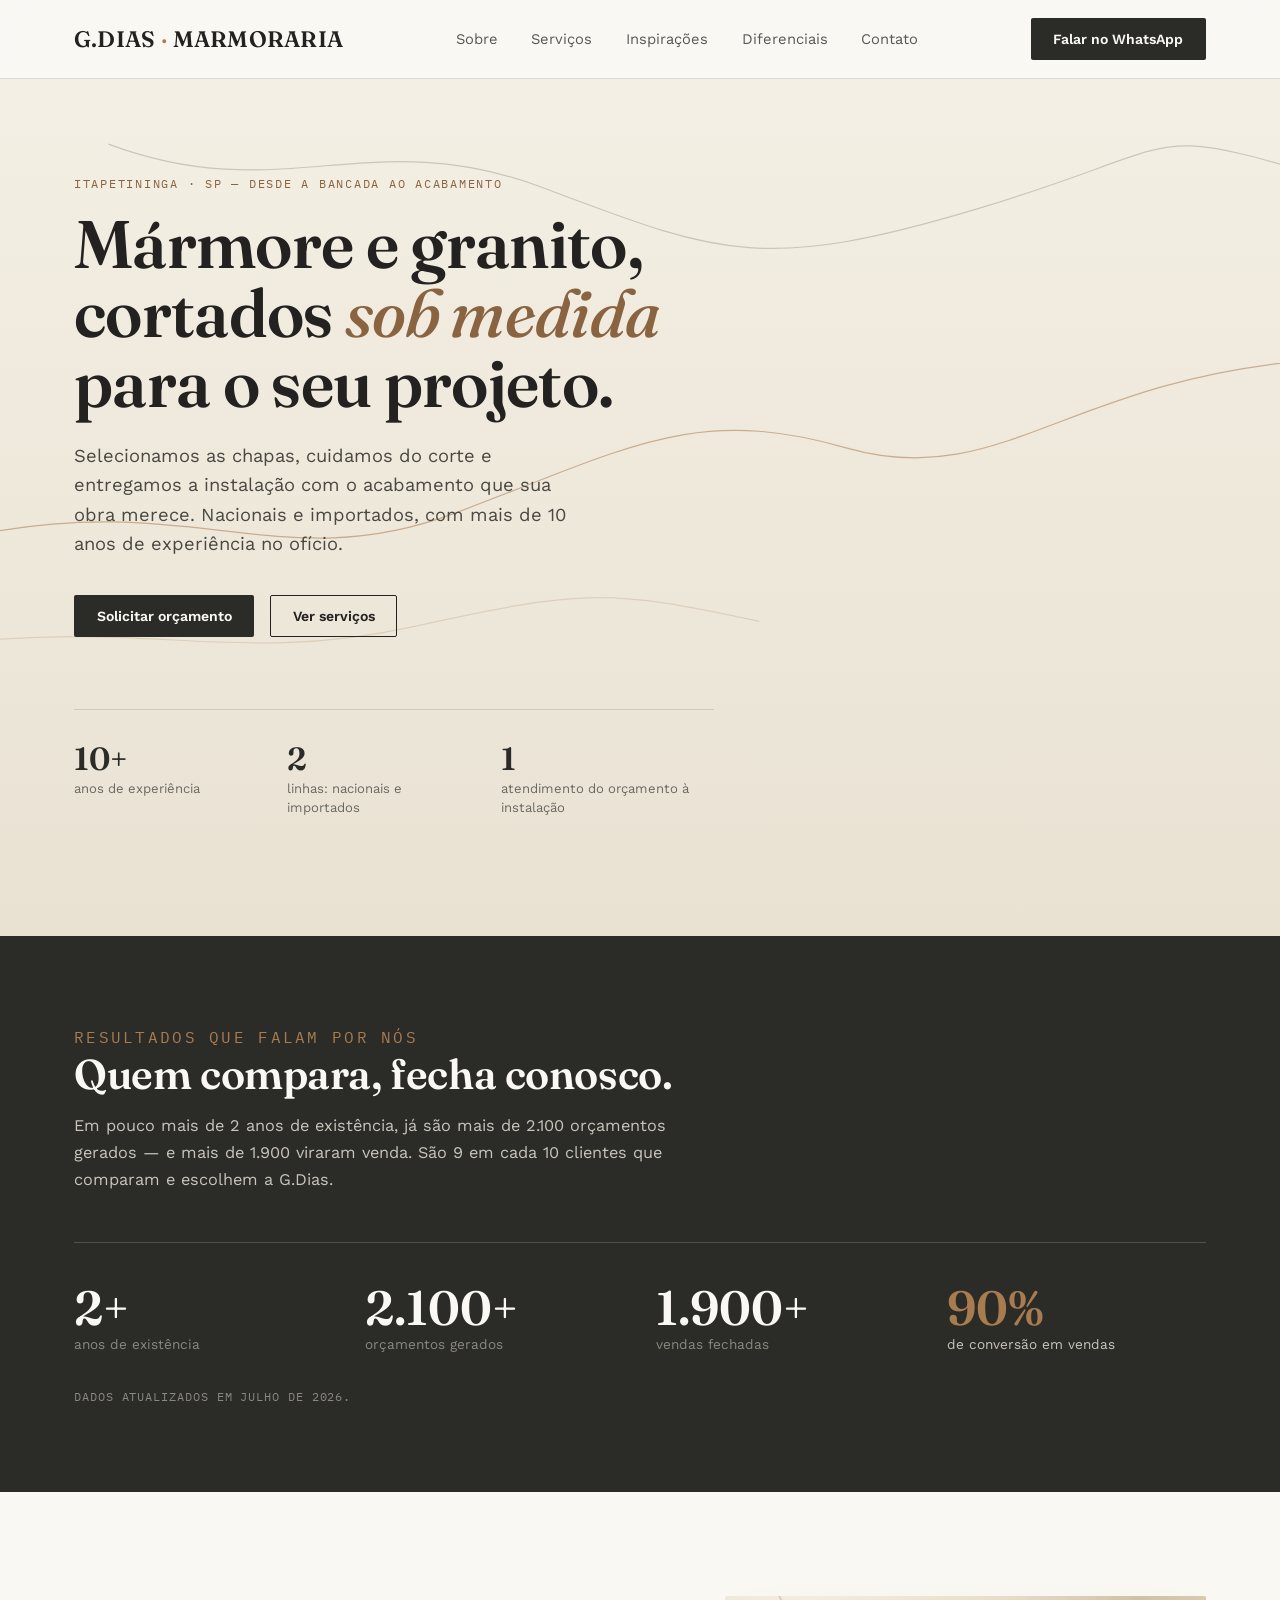
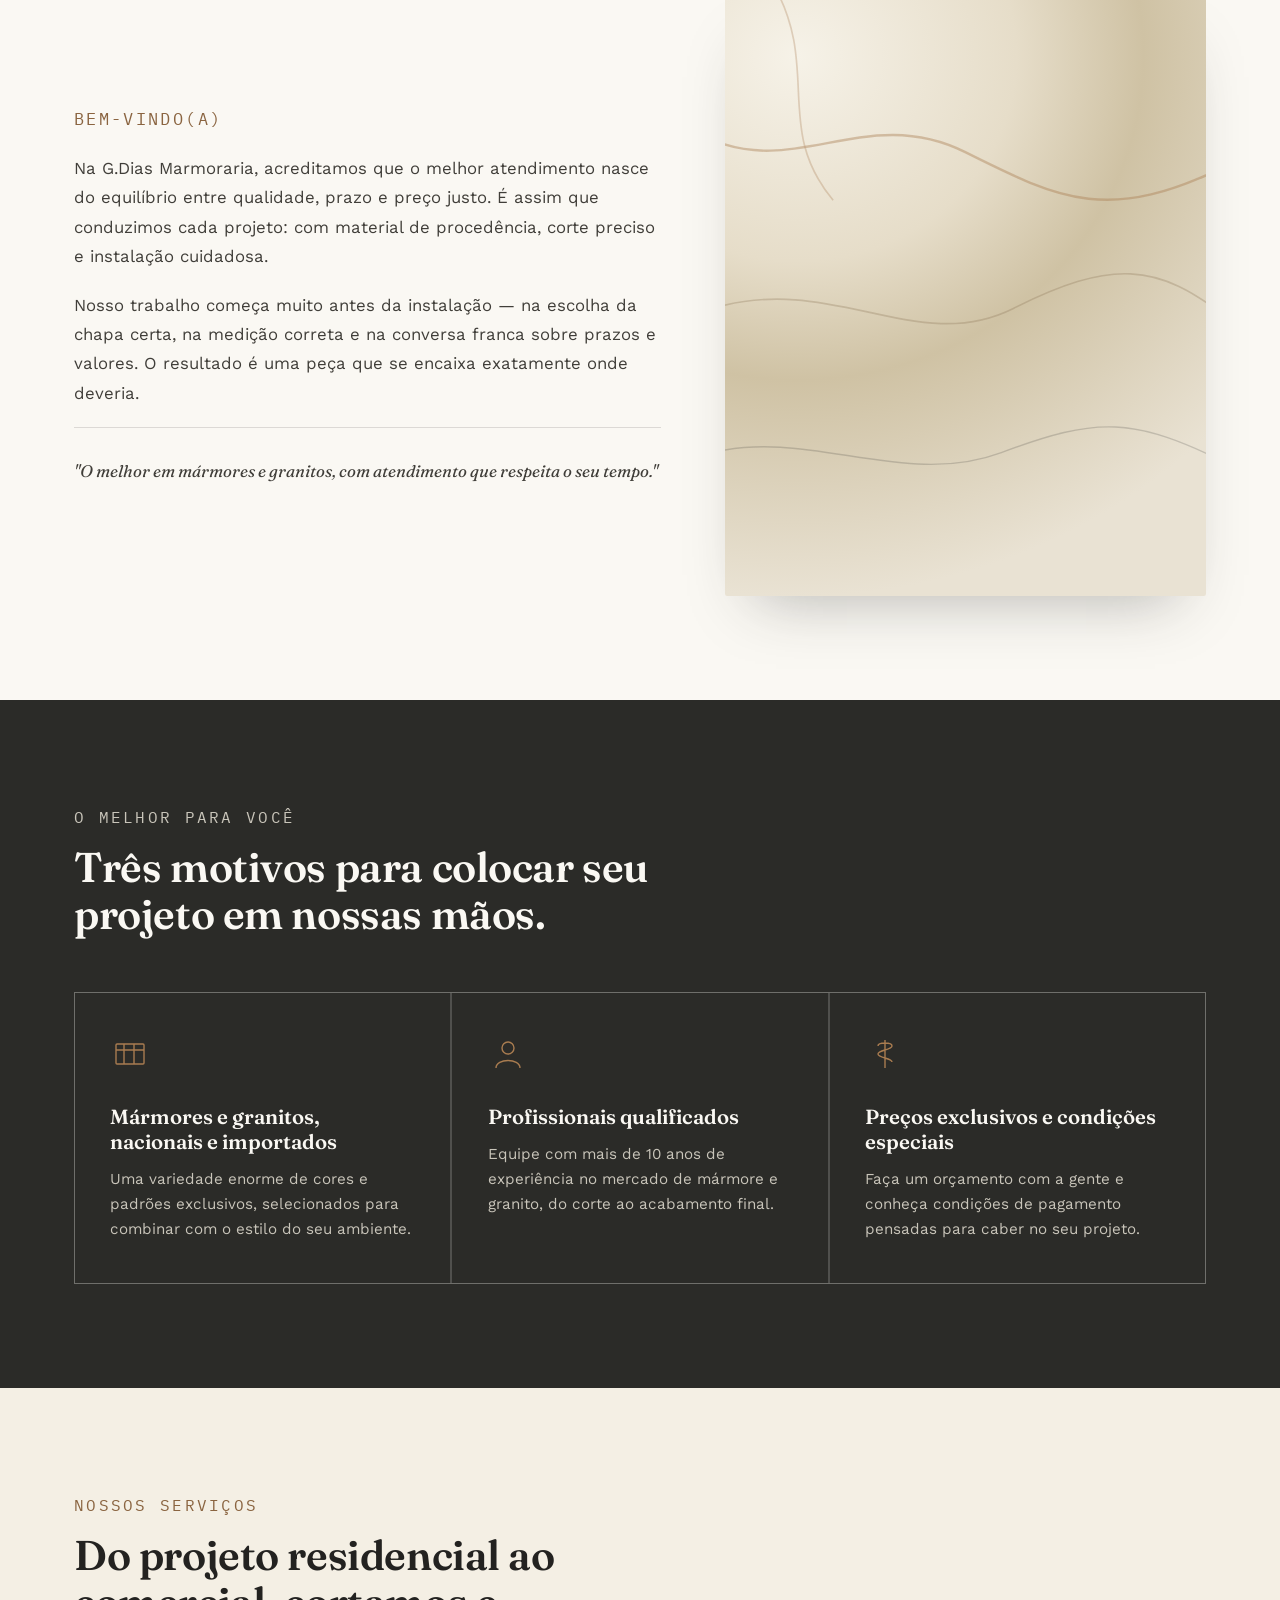
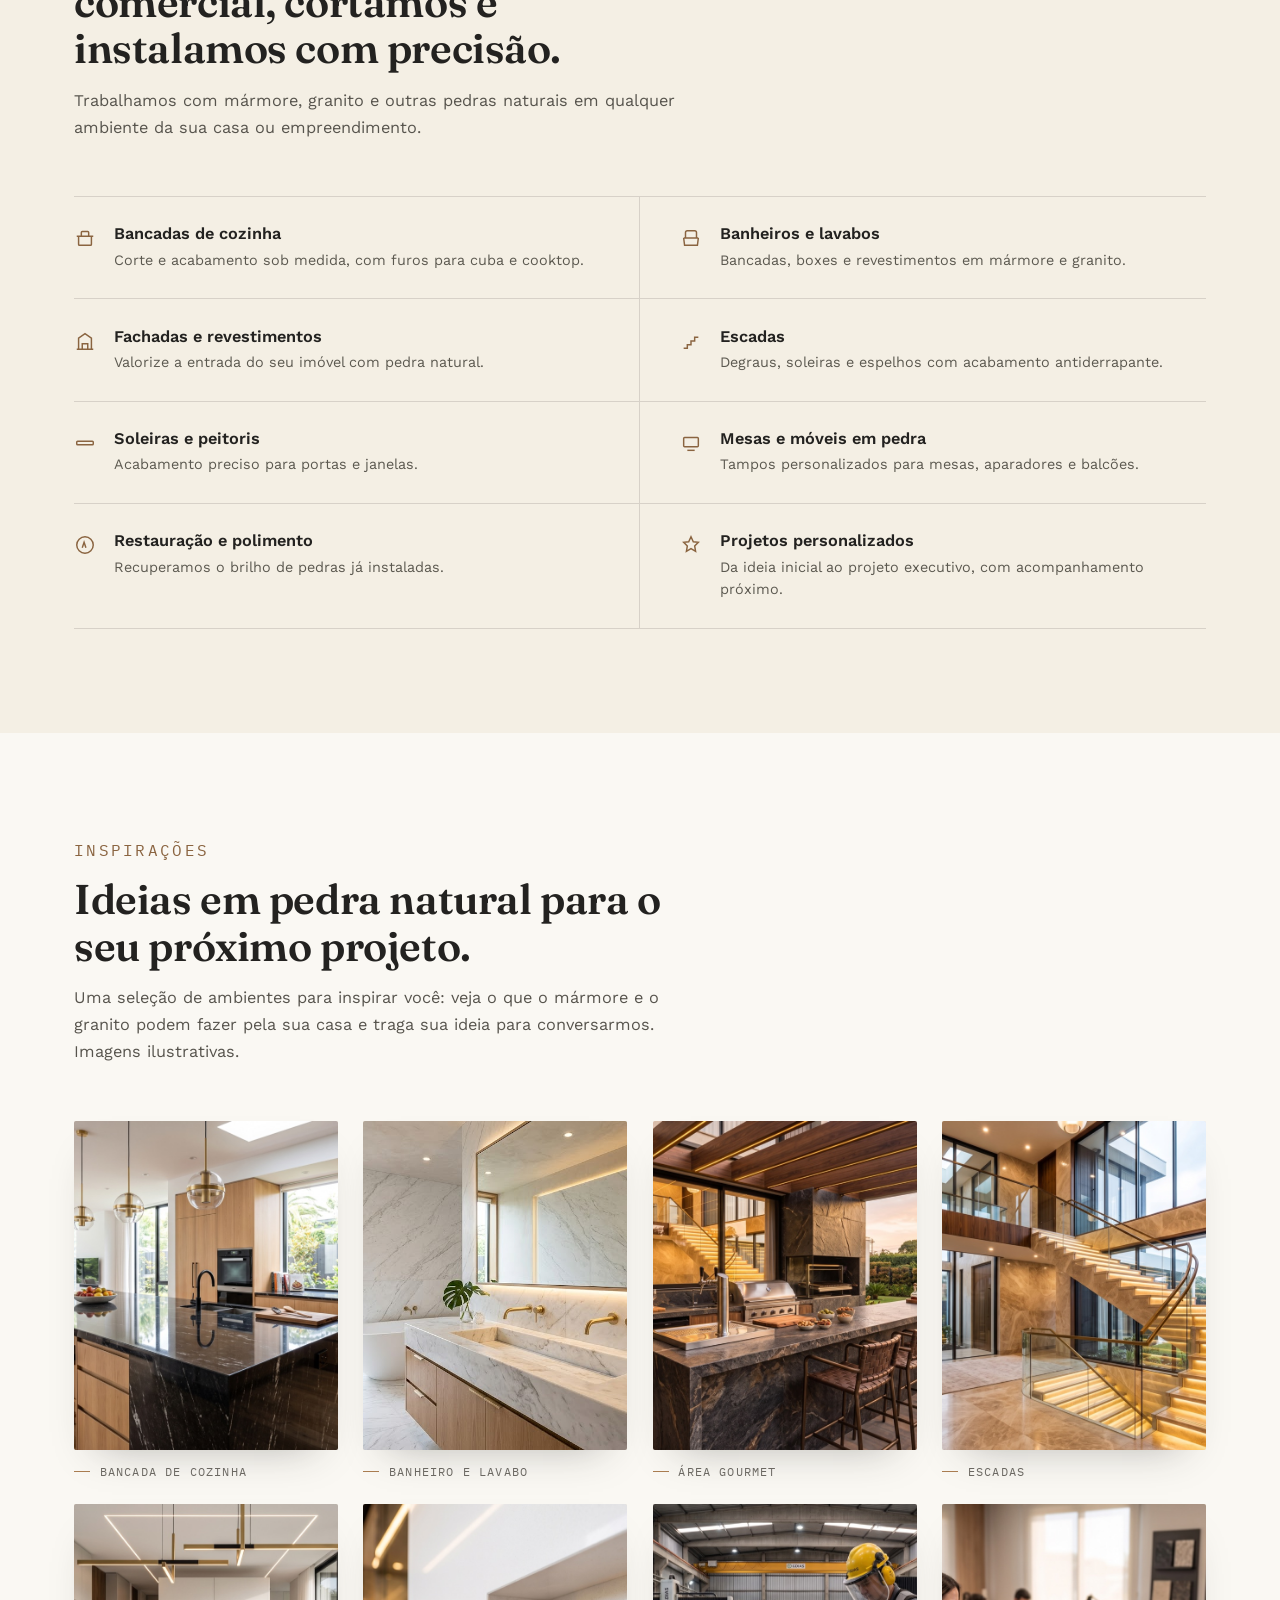
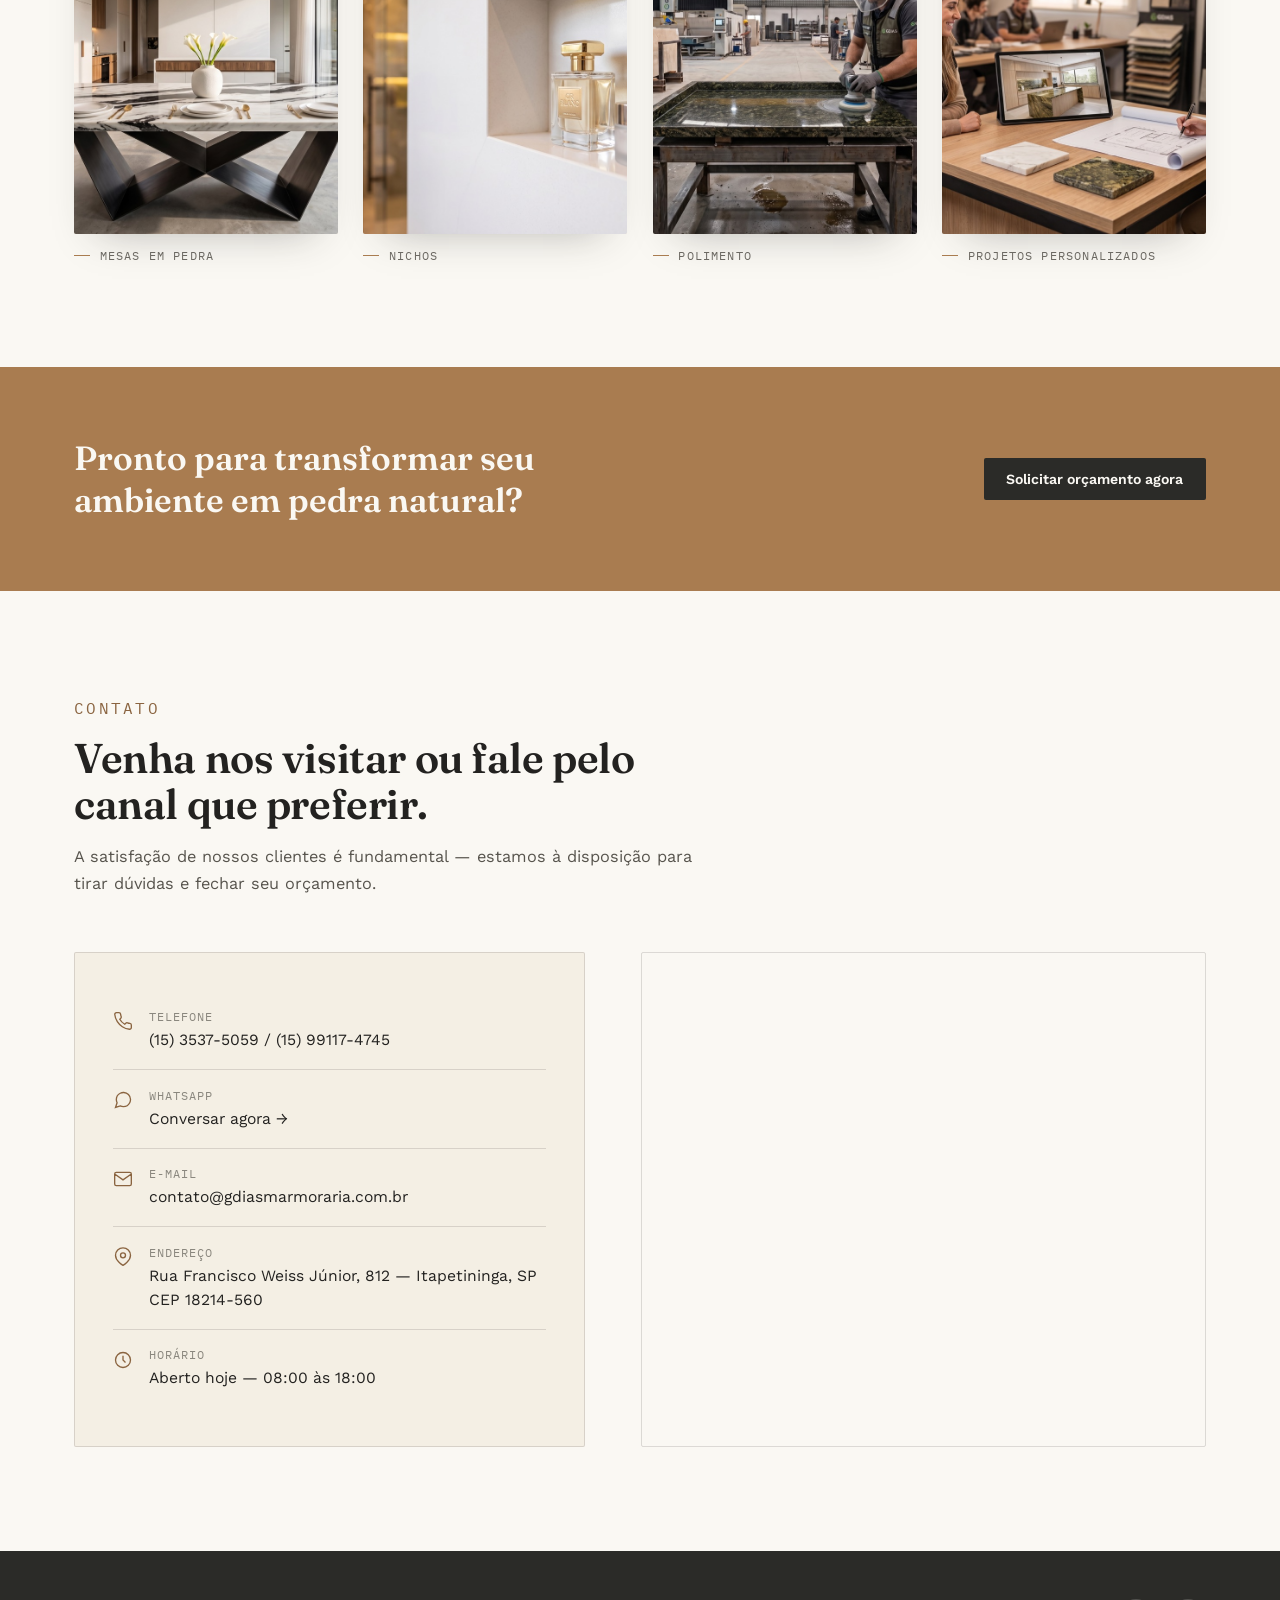
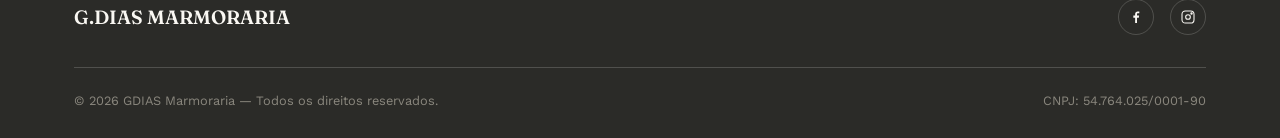
<file: index.html>
<!DOCTYPE html>
<html lang="pt-BR">
<head>
<meta charset="UTF-8">
<meta name="viewport" content="width=device-width, initial-scale=1.0">
<title>G.Dias Marmoraria — Mármores e Granitos em Itapetininga</title>
<meta name="description" content="G.Dias Marmoraria: mármores e granitos nacionais e importados, cortados e instalados por profissionais com mais de 10 anos de experiência em Itapetininga - SP.">
<link rel="preconnect" href="https://fonts.googleapis.com">
<link rel="preconnect" href="https://fonts.gstatic.com" crossorigin>
<link href="https://fonts.googleapis.com/css2?family=Fraunces:opsz,wght@9..144,400;9..144,500;9..144,600;9..144,700&family=Work+Sans:wght@400;500;600&family=IBM+Plex+Mono:wght@400;500&display=swap" rel="stylesheet">
<link rel="stylesheet" href="css/styles.css">
</head>
<body>

<header>
  <div class="wrap nav">
    <a class="logo" href="#topo">G.DIAS <span class="dot">·</span> MARMORARIA</a>
    <nav class="links">
      <a href="#sobre">Sobre</a>
      <a href="#servicos">Serviços</a>
      <a href="#inspiracoes">Inspirações</a>
      <a href="#diferenciais">Diferenciais</a>
      <a href="#contato">Contato</a>
    </nav>
    <a class="btn btn-primary" href="https://wa.me/5515991174745" target="_blank" rel="noopener">Falar no WhatsApp</a>
  </div>
</header>

<section class="hero" id="topo">
  <svg class="veins" viewBox="0 0 1180 560" preserveAspectRatio="none" aria-hidden="true">
    <path d="M -20 420 C 180 380, 260 460, 420 400 S 640 300, 780 340 S 980 280, 1200 260"/>
    <path d="M 100 60 C 260 120, 340 40, 500 100 S 700 180, 900 120 S 1050 40, 1220 90"/>
    <path d="M -40 520 C 140 500, 220 540, 380 505 S 560 470, 700 500"/>
  </svg>
  <div class="wrap">
    <p class="eyebrow">Itapetininga · SP — desde a bancada ao acabamento</p>
    <h1>Mármore e granito, cortados <em>sob medida</em> para o seu projeto.</h1>
    <p class="lead">Selecionamos as chapas, cuidamos do corte e entregamos a instalação com o acabamento que sua obra merece. Nacionais e importados, com mais de 10 anos de experiência no ofício.</p>
    <div class="hero-actions">
      <a class="btn btn-primary" href="https://wa.me/5515991174745" target="_blank" rel="noopener">Solicitar orçamento</a>
      <a class="btn btn-ghost" href="#servicos">Ver serviços</a>
    </div>
    <div class="hero-stats">
      <div class="stat"><b>10+</b><span>anos de experiência</span></div>
      <div class="stat"><b>2</b><span>linhas: nacionais e importados</span></div>
      <div class="stat"><b>1</b><span>atendimento do orçamento à instalação</span></div>
    </div>
  </div>
</section>

<section class="results" id="resultados">
  <div class="wrap">
    <div class="results-head">
      <p class="eyebrow">Resultados que falam por nós</p>
      <h2>Quem compara, fecha conosco.</h2>
      <p>Em pouco mais de 2 anos de existência, já são mais de 2.100 orçamentos gerados — e mais de 1.900 viraram venda. São 9 em cada 10 clientes que comparam e escolhem a G.Dias.</p>
    </div>
    <div class="results-grid">
      <div class="result"><b>2+</b><span>anos de existência</span></div>
      <div class="result"><b>2.100+</b><span>orçamentos gerados</span></div>
      <div class="result"><b>1.900+</b><span>vendas fechadas</span></div>
      <div class="result highlight"><b>90%</b><span>de conversão em vendas</span></div>
    </div>
    <p class="results-note">Dados atualizados em julho de 2026.</p>
  </div>
</section>

<section class="about" id="sobre">
  <div class="wrap about-grid">
    <div class="about-copy">
      <p class="eyebrow" style="color:var(--bronze-dark)">Bem-vindo(a)</p>
      <p>Na G.Dias Marmoraria, acreditamos que o melhor atendimento nasce do equilíbrio entre qualidade, prazo e preço justo. É assim que conduzimos cada projeto: com material de procedência, corte preciso e instalação cuidadosa.</p>
      <p>Nosso trabalho começa muito antes da instalação — na escolha da chapa certa, na medição correta e na conversa franca sobre prazos e valores. O resultado é uma peça que se encaixa exatamente onde deveria.</p>
      <p class="signature-line">"O melhor em mármores e granitos, com atendimento que respeita o seu tempo."</p>
    </div>
    <div class="slab">
      <svg viewBox="0 0 400 500" preserveAspectRatio="xMidYMid slice" aria-hidden="true">
        <path d="M -10 120 C 60 150, 120 90, 200 130 S 320 190, 420 140" fill="none" stroke="#a97c50" stroke-width="2" opacity="0.55"/>
        <path d="M -10 260 C 90 230, 160 300, 240 260 S 360 220, 420 270" fill="none" stroke="#8a7355" stroke-width="1.4" opacity="0.4"/>
        <path d="M -10 380 C 70 360, 150 410, 230 380 S 340 350, 420 390" fill="none" stroke="#2b2b28" stroke-width="1.2" opacity="0.25"/>
        <path d="M 40 -10 C 80 60, 40 110, 90 170" fill="none" stroke="#a97c50" stroke-width="1.4" opacity="0.4"/>
      </svg>
    </div>
  </div>
</section>

<section class="features" id="diferenciais">
  <div class="wrap">
    <div class="section-head">
      <p class="eyebrow">O melhor para você</p>
      <h2>Três motivos para colocar seu projeto em nossas mãos.</h2>
    </div>
  </div>
  <div class="wrap">
    <div class="feature-grid">
      <div class="feature">
        <svg class="icon" viewBox="0 0 40 40" fill="none" stroke="currentColor" stroke-width="1.4"><rect x="6" y="10" width="28" height="20" rx="1"/><path d="M6 16 L34 16 M14 10 L14 30 M24 10 L24 30"/></svg>
        <h3>Mármores e granitos, nacionais e importados</h3>
        <p>Uma variedade enorme de cores e padrões exclusivos, selecionados para combinar com o estilo do seu ambiente.</p>
      </div>
      <div class="feature">
        <svg class="icon" viewBox="0 0 40 40" fill="none" stroke="currentColor" stroke-width="1.4"><circle cx="20" cy="14" r="6"/><path d="M8 34 C8 24 32 24 32 34"/></svg>
        <h3>Profissionais qualificados</h3>
        <p>Equipe com mais de 10 anos de experiência no mercado de mármore e granito, do corte ao acabamento final.</p>
      </div>
      <div class="feature">
        <svg class="icon" viewBox="0 0 40 40" fill="none" stroke="currentColor" stroke-width="1.4"><path d="M20 6 L20 34 M13 12 C13 8 27 8 27 12 C27 16 13 16 13 20 C13 24 27 24 27 28"/></svg>
        <h3>Preços exclusivos e condições especiais</h3>
        <p>Faça um orçamento com a gente e conheça condições de pagamento pensadas para caber no seu projeto.</p>
      </div>
    </div>
  </div>
</section>

<section class="services" id="servicos">
  <div class="wrap">
    <div class="section-head">
      <p class="eyebrow" style="color:var(--bronze-dark)">Nossos serviços</p>
      <h2>Do projeto residencial ao comercial, cortamos e instalamos com precisão.</h2>
      <p>Trabalhamos com mármore, granito e outras pedras naturais em qualquer ambiente da sua casa ou empreendimento.</p>
    </div>
    <div class="service-list">
      <div class="service-item">
        <svg viewBox="0 0 24 24" fill="none" stroke="currentColor" stroke-width="1.6"><path d="M3 10h18M5 10v9a1 1 0 001 1h12a1 1 0 001-1v-9M8 10V6a1 1 0 011-1h6a1 1 0 011 1v4"/></svg>
        <div><h4>Bancadas de cozinha</h4><p>Corte e acabamento sob medida, com furos para cuba e cooktop.</p></div>
      </div>
      <div class="service-item">
        <svg viewBox="0 0 24 24" fill="none" stroke="currentColor" stroke-width="1.6"><path d="M4 12h16M6 12V6a2 2 0 012-2h8a2 2 0 012 2v6M4 12l1 8h14l1-8"/></svg>
        <div><h4>Banheiros e lavabos</h4><p>Bancadas, boxes e revestimentos em mármore e granito.</p></div>
      </div>
      <div class="service-item">
        <svg viewBox="0 0 24 24" fill="none" stroke="currentColor" stroke-width="1.6"><path d="M3 21h18M5 21V9l7-5 7 5v12M9 21v-6h6v6"/></svg>
        <div><h4>Fachadas e revestimentos</h4><p>Valorize a entrada do seu imóvel com pedra natural.</p></div>
      </div>
      <div class="service-item">
        <svg viewBox="0 0 24 24" fill="none" stroke="currentColor" stroke-width="1.6"><path d="M4 20h4v-4h4v-4h4v-4h4"/></svg>
        <div><h4>Escadas</h4><p>Degraus, soleiras e espelhos com acabamento antiderrapante.</p></div>
      </div>
      <div class="service-item">
        <svg viewBox="0 0 24 24" fill="none" stroke="currentColor" stroke-width="1.6"><rect x="3" y="10" width="18" height="4" rx="1"/></svg>
        <div><h4>Soleiras e peitoris</h4><p>Acabamento preciso para portas e janelas.</p></div>
      </div>
      <div class="service-item">
        <svg viewBox="0 0 24 24" fill="none" stroke="currentColor" stroke-width="1.6"><rect x="4" y="6" width="16" height="10" rx="1"/><path d="M8 20h8"/></svg>
        <div><h4>Mesas e móveis em pedra</h4><p>Tampos personalizados para mesas, aparadores e balcões.</p></div>
      </div>
      <div class="service-item">
        <svg viewBox="0 0 24 24" fill="none" stroke="currentColor" stroke-width="1.6"><circle cx="12" cy="12" r="9"/><path d="M9 15l2-6 2 6"/></svg>
        <div><h4>Restauração e polimento</h4><p>Recuperamos o brilho de pedras já instaladas.</p></div>
      </div>
      <div class="service-item">
        <svg viewBox="0 0 24 24" fill="none" stroke="currentColor" stroke-width="1.6"><path d="M12 3l2.5 5.5L20 9l-4 4 1 6-5-3-5 3 1-6-4-4 5.5-.5z"/></svg>
        <div><h4>Projetos personalizados</h4><p>Da ideia inicial ao projeto executivo, com acompanhamento próximo.</p></div>
      </div>
    </div>
  </div>
</section>

<section class="portfolio" id="inspiracoes">
  <div class="wrap">
    <div class="section-head">
      <p class="eyebrow" style="color:var(--bronze-dark)">Inspirações</p>
      <h2>Ideias em pedra natural para o seu próximo projeto.</h2>
      <p>Uma seleção de ambientes para inspirar você: veja o que o mármore e o granito podem fazer pela sua casa e traga sua ideia para conversarmos. Imagens ilustrativas.</p>
    </div>
    <div class="portfolio-grid">
      <figure class="portfolio-item">
        <div class="frame"><img src="imgs/bancada_de_cozinha.jpg" alt="Bancada de cozinha em granito com cuba esculpida e acabamento sob medida" loading="lazy"></div>
        <figcaption>Bancada de cozinha</figcaption>
      </figure>
      <figure class="portfolio-item">
        <div class="frame"><img src="imgs/banheiro_lavabo.jpeg" alt="Bancada de banheiro e lavabo em mármore com cuba e espelho" loading="lazy"></div>
        <figcaption>Banheiro e lavabo</figcaption>
      </figure>
      <figure class="portfolio-item">
        <div class="frame"><img src="imgs/area_gourmet.jpg" alt="Área gourmet com bancada e revestimento em pedra natural" loading="lazy"></div>
        <figcaption>Área gourmet</figcaption>
      </figure>
      <figure class="portfolio-item">
        <div class="frame"><img src="imgs/escadas.jpg" alt="Escada revestida em granito com degraus e espelhos em pedra" loading="lazy"></div>
        <figcaption>Escadas</figcaption>
      </figure>
      <figure class="portfolio-item">
        <div class="frame"><img src="imgs/Mesa.jpg" alt="Mesa com tampo em pedra natural cortado sob medida" loading="lazy"></div>
        <figcaption>Mesas em pedra</figcaption>
      </figure>
      <figure class="portfolio-item">
        <div class="frame"><img src="imgs/nicho.jpg" alt="Nicho em mármore embutido com acabamento polido" loading="lazy"></div>
        <figcaption>Nichos</figcaption>
      </figure>
      <figure class="portfolio-item">
        <div class="frame"><img src="imgs/Polimento.jpg" alt="Serviço de polimento devolvendo o brilho à pedra instalada" loading="lazy"></div>
        <figcaption>Polimento</figcaption>
      </figure>
      <figure class="portfolio-item">
        <div class="frame"><img src="imgs/projeto_personalizado.jpg" alt="Ambiente com peças personalizadas em mármore e granito sob medida" loading="lazy"></div>
        <figcaption>Projetos personalizados</figcaption>
      </figure>
    </div>
  </div>
</section>

<section class="cta-band">
  <div class="wrap cta-inner">
    <h3>Pronto para transformar seu ambiente em pedra natural?</h3>
    <a class="btn btn-primary" href="https://wa.me/5515991174745" target="_blank" rel="noopener">Solicitar orçamento agora</a>
  </div>
</section>

<section class="contact" id="contato">
  <div class="wrap">
    <div class="section-head">
      <p class="eyebrow" style="color:var(--bronze-dark)">Contato</p>
      <h2>Venha nos visitar ou fale pelo canal que preferir.</h2>
      <p>A satisfação de nossos clientes é fundamental — estamos à disposição para tirar dúvidas e fechar seu orçamento.</p>
    </div>
    <div class="contact-grid">
      <div class="contact-card">
        <div class="contact-row">
          <svg viewBox="0 0 24 24" fill="none" stroke="currentColor" stroke-width="1.6"><path d="M22 16.92v3a2 2 0 01-2.18 2 19.79 19.79 0 01-8.63-3.07 19.5 19.5 0 01-6-6 19.79 19.79 0 01-3.07-8.67A2 2 0 014.11 2h3a2 2 0 012 1.72c.13.96.36 1.9.7 2.81a2 2 0 01-.45 2.11L8.09 9.91a16 16 0 006 6l1.27-1.27a2 2 0 012.11-.45c.9.34 1.85.57 2.81.7A2 2 0 0122 16.92z"/></svg>
          <div><span class="label">Telefone</span><span class="value">(15) 3537-5059 / (15) 99117-4745</span></div>
        </div>
        <div class="contact-row">
          <svg viewBox="0 0 24 24" fill="none" stroke="currentColor" stroke-width="1.6"><path d="M21 11.5a8.38 8.38 0 01-.9 3.8 8.5 8.5 0 01-7.6 4.7 8.38 8.38 0 01-3.8-.9L3 21l1.9-5.7a8.38 8.38 0 01-.9-3.8 8.5 8.5 0 014.7-7.6 8.38 8.38 0 013.8-.9h.5a8.48 8.48 0 018 8v.5z"/></svg>
          <div><span class="label">WhatsApp</span><a class="value" href="https://wa.me/5515991174745" target="_blank" rel="noopener">Conversar agora →</a></div>
        </div>
        <div class="contact-row">
          <svg viewBox="0 0 24 24" fill="none" stroke="currentColor" stroke-width="1.6"><path d="M4 4h16v16H4z" opacity="0"/><path d="M22 6l-10 7L2 6M4 4h16a2 2 0 012 2v12a2 2 0 01-2 2H4a2 2 0 01-2-2V6a2 2 0 012-2z"/></svg>
          <div><span class="label">E-mail</span><a class="value" href="mailto:contato@gdiasmarmoraria.com.br">contato@gdiasmarmoraria.com.br</a></div>
        </div>
        <div class="contact-row">
          <svg viewBox="0 0 24 24" fill="none" stroke="currentColor" stroke-width="1.6"><path d="M21 10c0 7-9 12-9 12s-9-5-9-12a9 9 0 0118 0z"/><circle cx="12" cy="10" r="3"/></svg>
          <div><span class="label">Endereço</span><span class="value">Rua Francisco Weiss Júnior, 812 — Itapetininga, SP<br>CEP 18214-560</span></div>
        </div>
        <div class="contact-row">
          <svg viewBox="0 0 24 24" fill="none" stroke="currentColor" stroke-width="1.6"><circle cx="12" cy="12" r="9"/><path d="M12 7v5l3 3"/></svg>
          <div><span class="label">Horário</span><span class="value">Aberto hoje — 08:00 às 18:00</span></div>
        </div>
      </div>
      <div class="map-frame">
        <iframe
          src="https://www.google.com/maps?q=Rua+Francisco+Weiss+J%C3%BAnior,+812,+Itapetininga,+SP,+18214-560&output=embed"
          loading="lazy"
          referrerpolicy="no-referrer-when-downgrade"
          title="Localização G.Dias Marmoraria">
        </iframe>
      </div>
    </div>
  </div>
</section>

<footer>
  <div class="wrap">
    <div class="footer-top">
      <span class="footer-logo">G.DIAS MARMORARIA</span>
      <div class="social">
        <a href="https://www.facebook.com/gdias.marmoraria/" target="_blank" rel="noopener" aria-label="Facebook">
          <svg viewBox="0 0 24 24" fill="currentColor"><path d="M13.5 21v-8h2.7l.4-3.1h-3.1V8c0-.9.25-1.5 1.55-1.5H17V3.7c-.28-.04-1.24-.12-2.36-.12-2.33 0-3.93 1.42-3.93 4.03v2.27H8v3.1h2.7V21z"/></svg>
        </a>
        <a href="https://www.instagram.com/gdiasmarmoraria/" target="_blank" rel="noopener" aria-label="Instagram">
          <svg viewBox="0 0 24 24" fill="none" stroke="currentColor" stroke-width="1.6"><rect x="3" y="3" width="18" height="18" rx="5"/><circle cx="12" cy="12" r="3.5"/><circle cx="17.3" cy="6.7" r="1"/></svg>
        </a>
      </div>
    </div>
    <div class="footer-bottom">
      <span>© 2026 GDIAS Marmoraria — Todos os direitos reservados.</span>
      <span>CNPJ: 54.764.025/0001-90</span>
    </div>
  </div>
</footer>

</body>
</html>
</file>
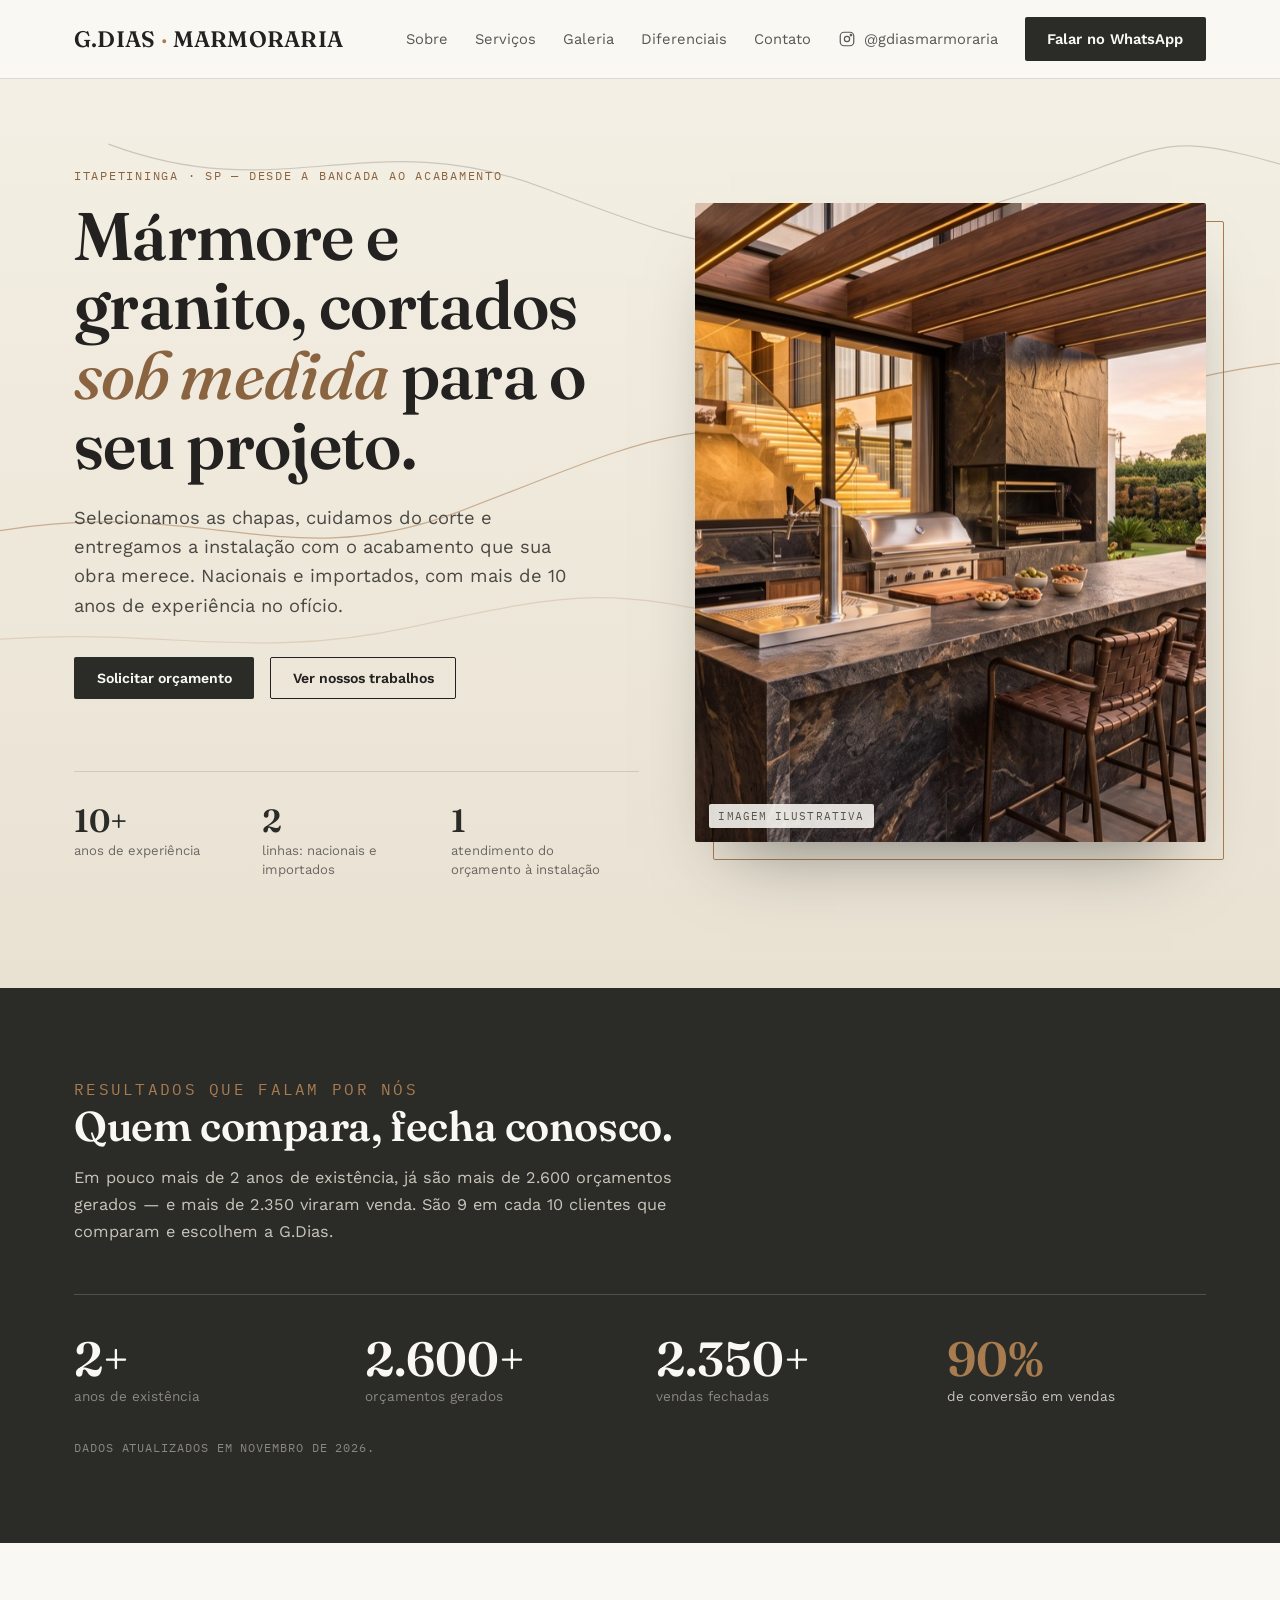
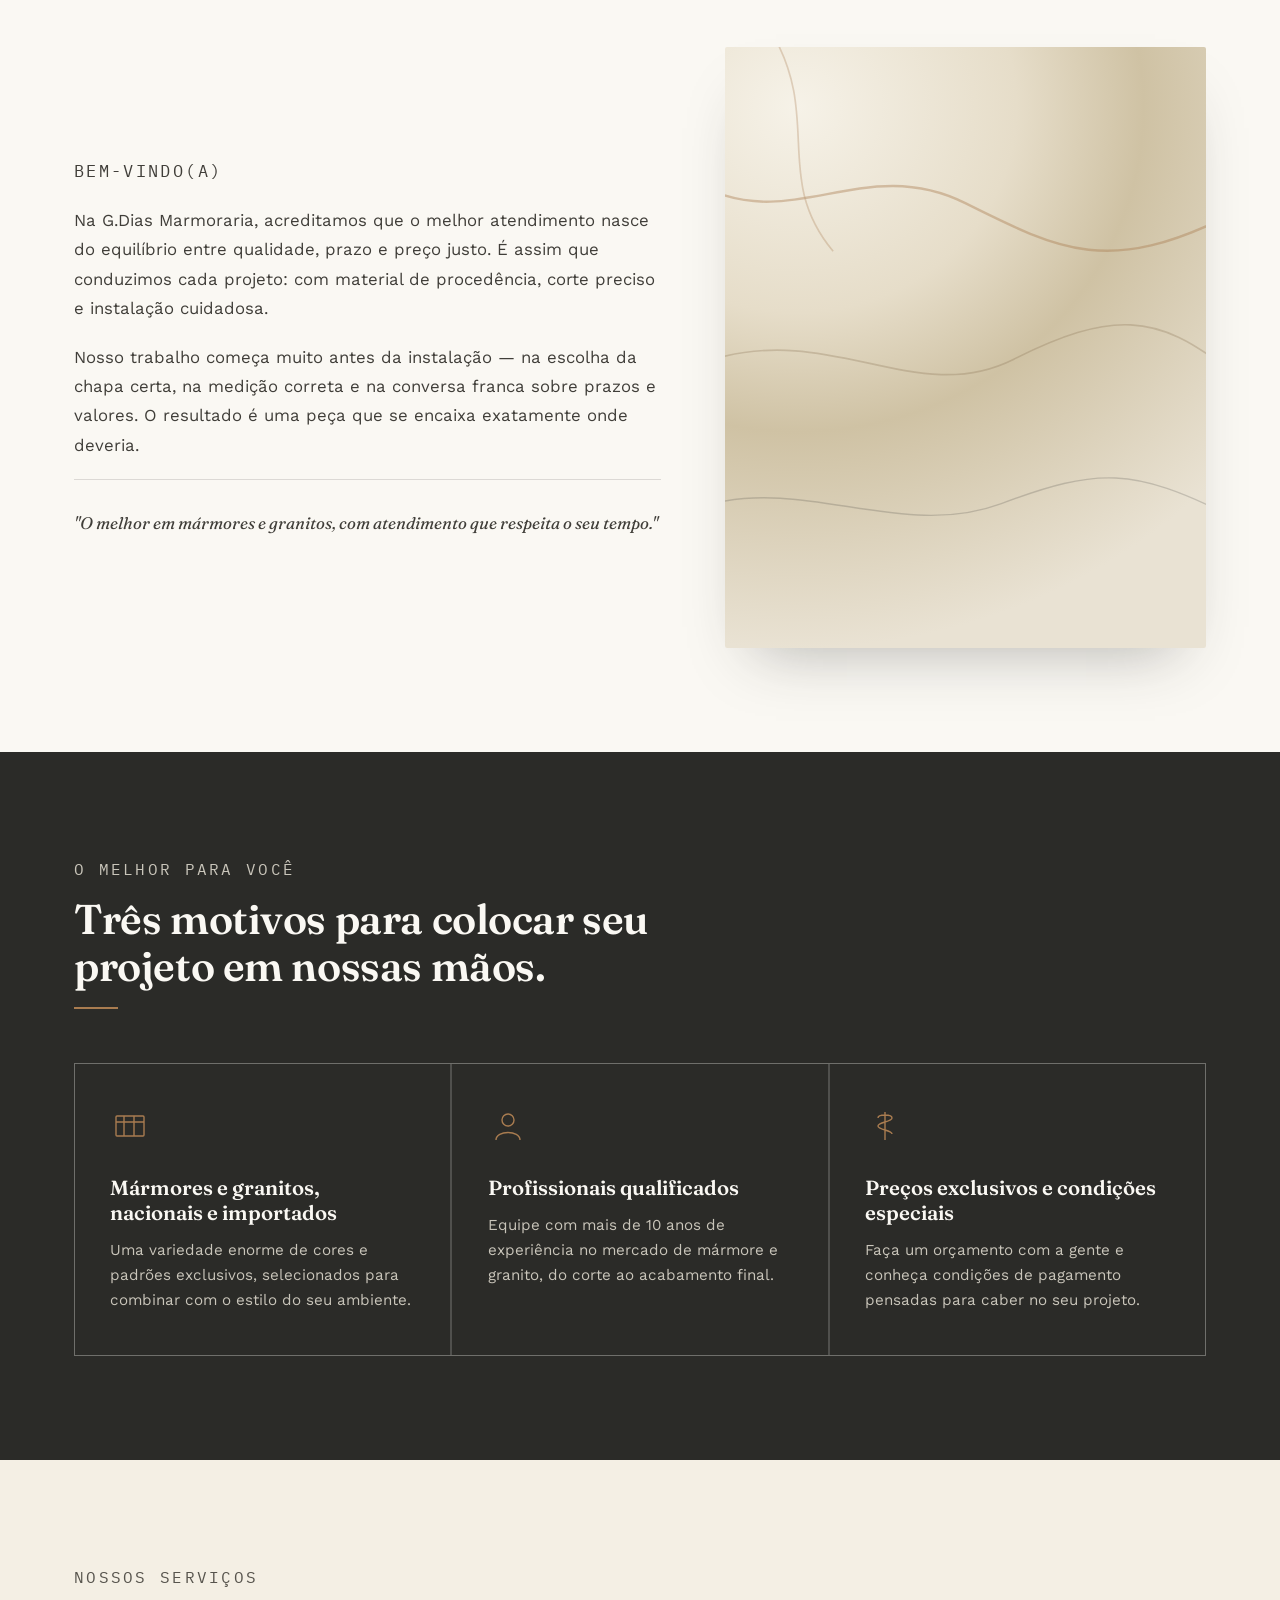
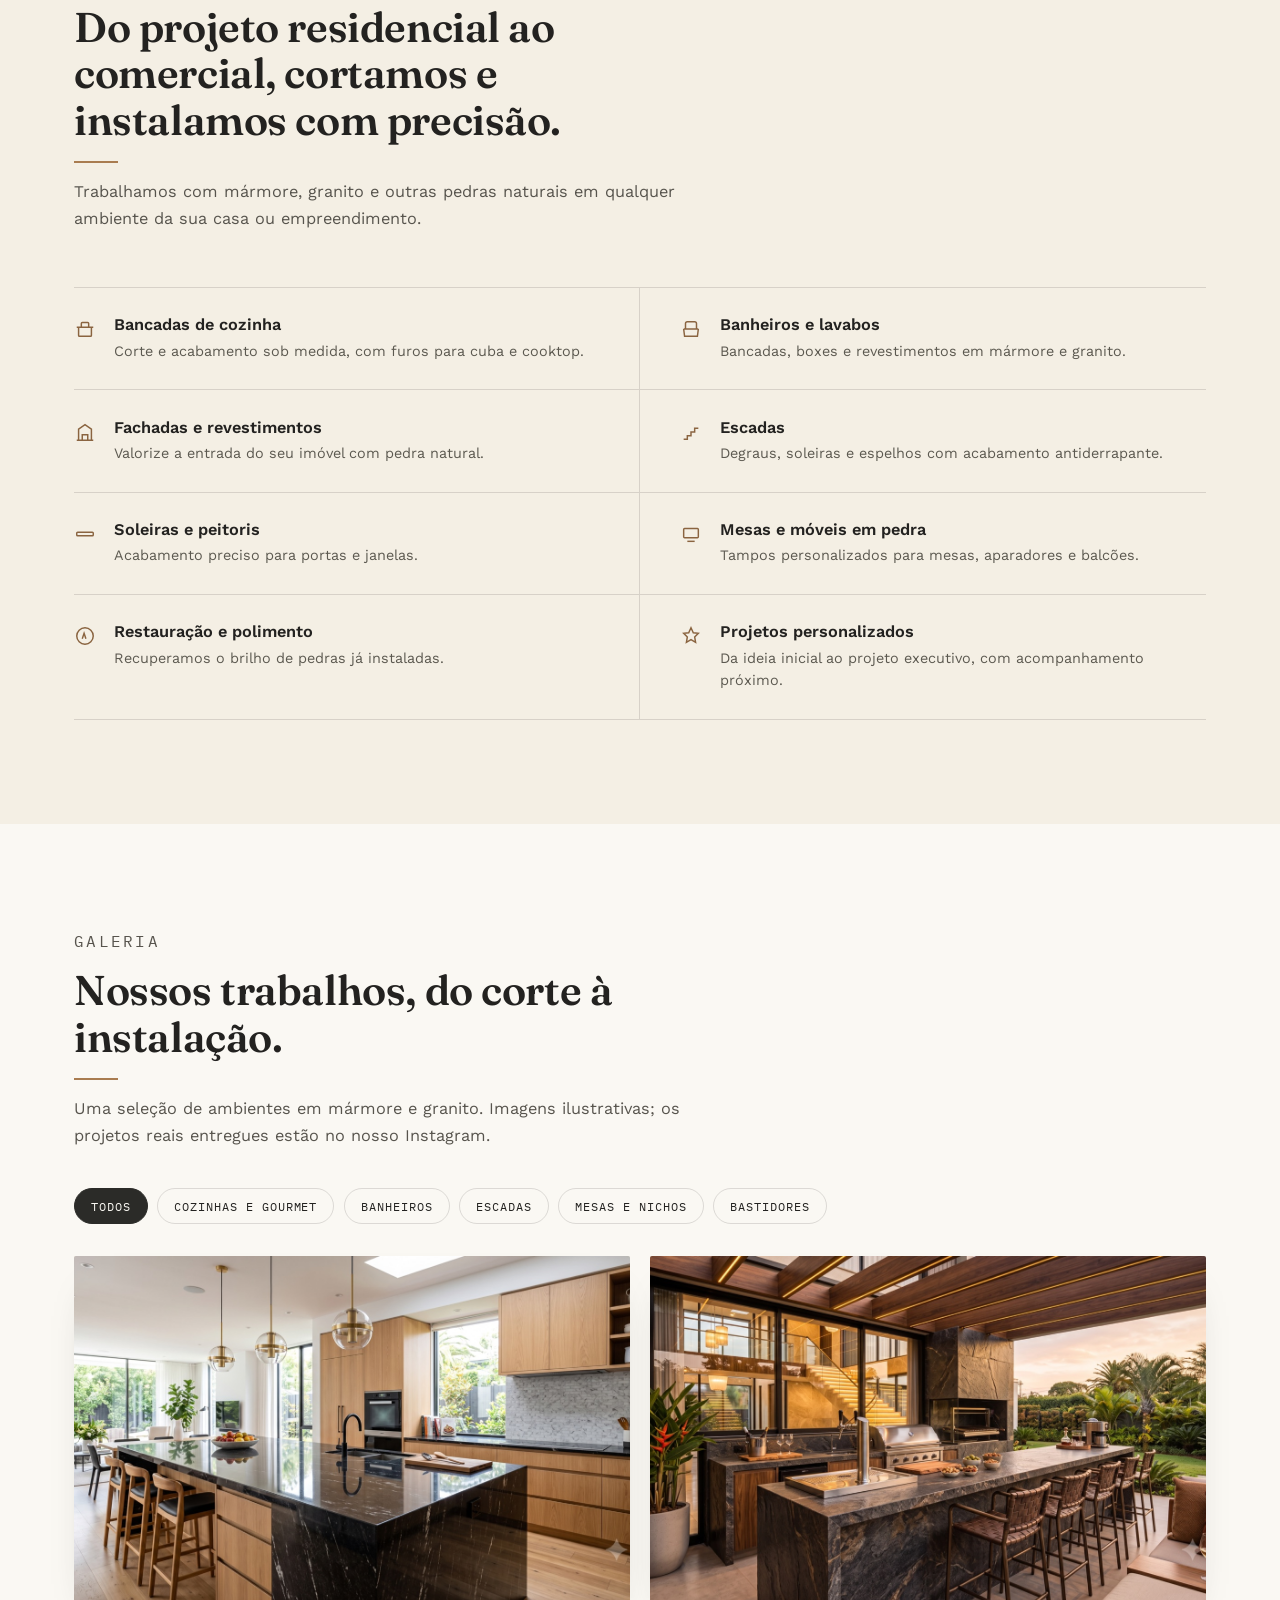
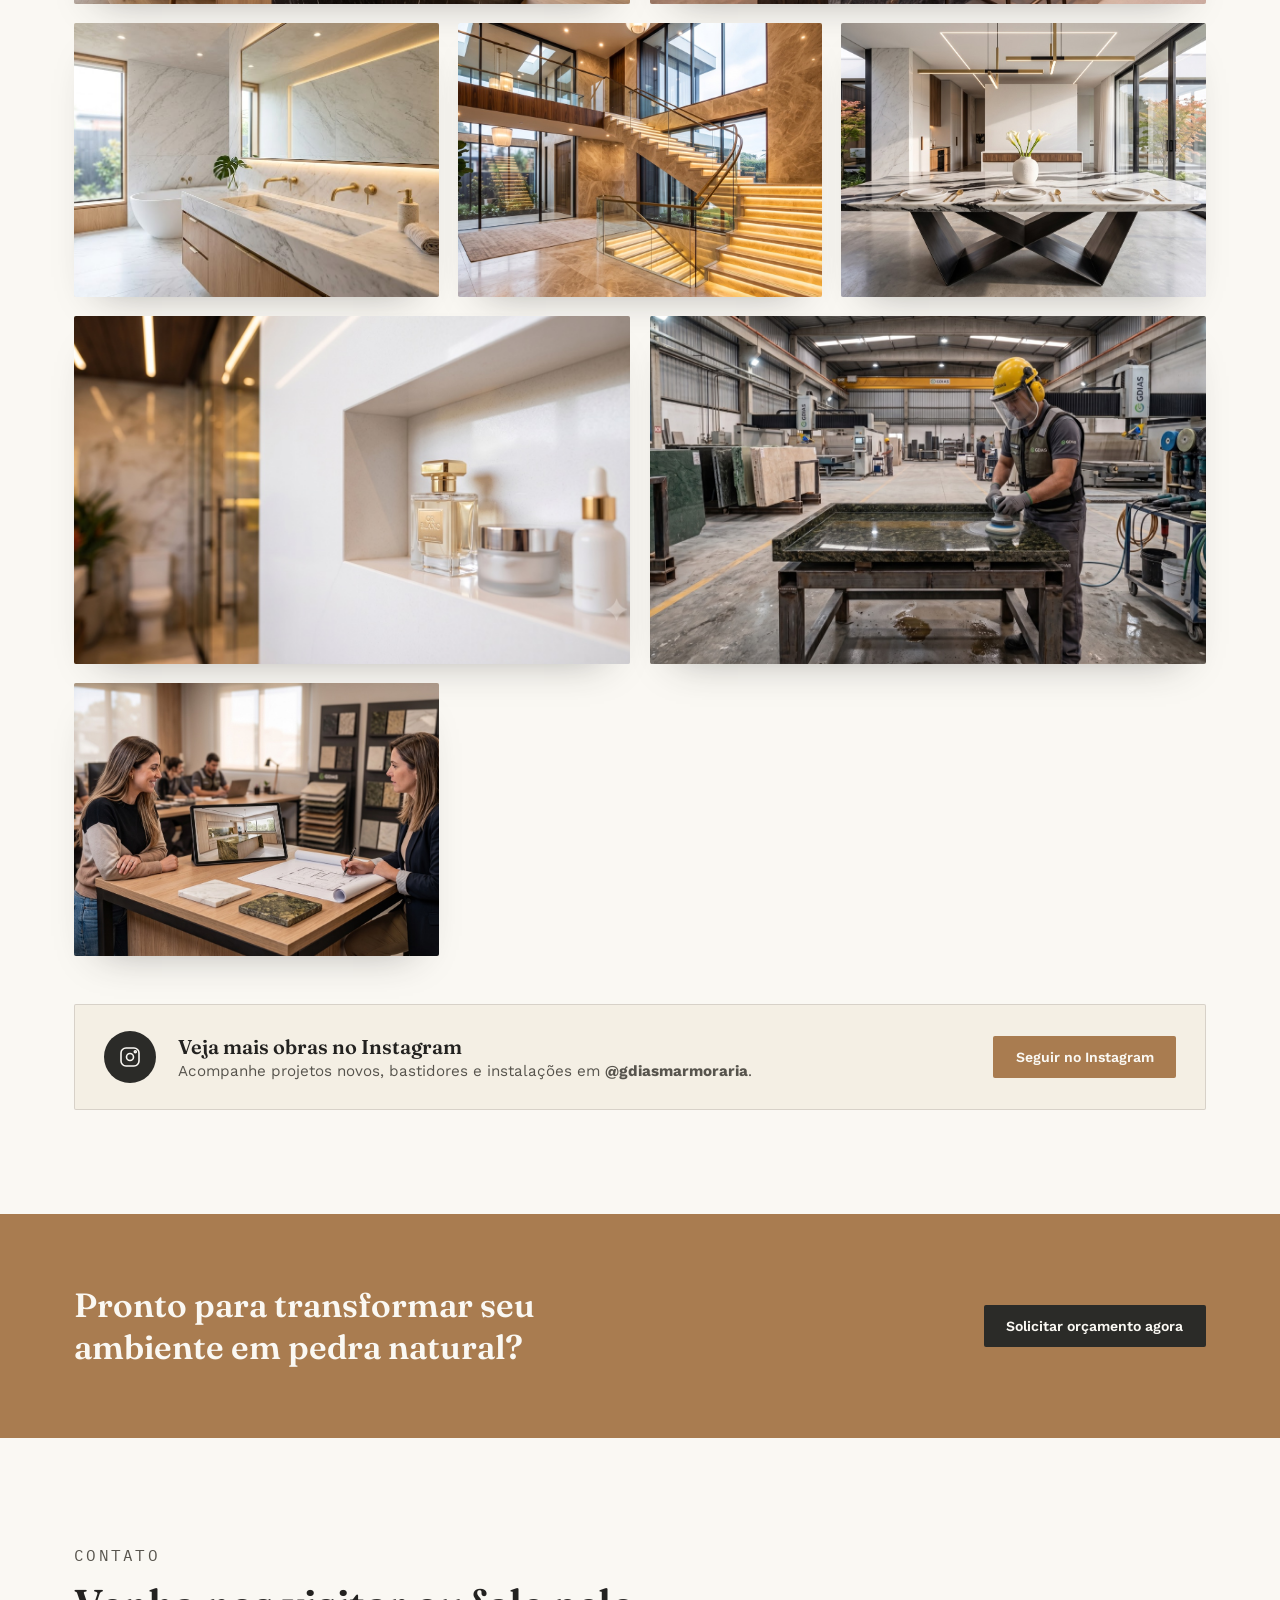
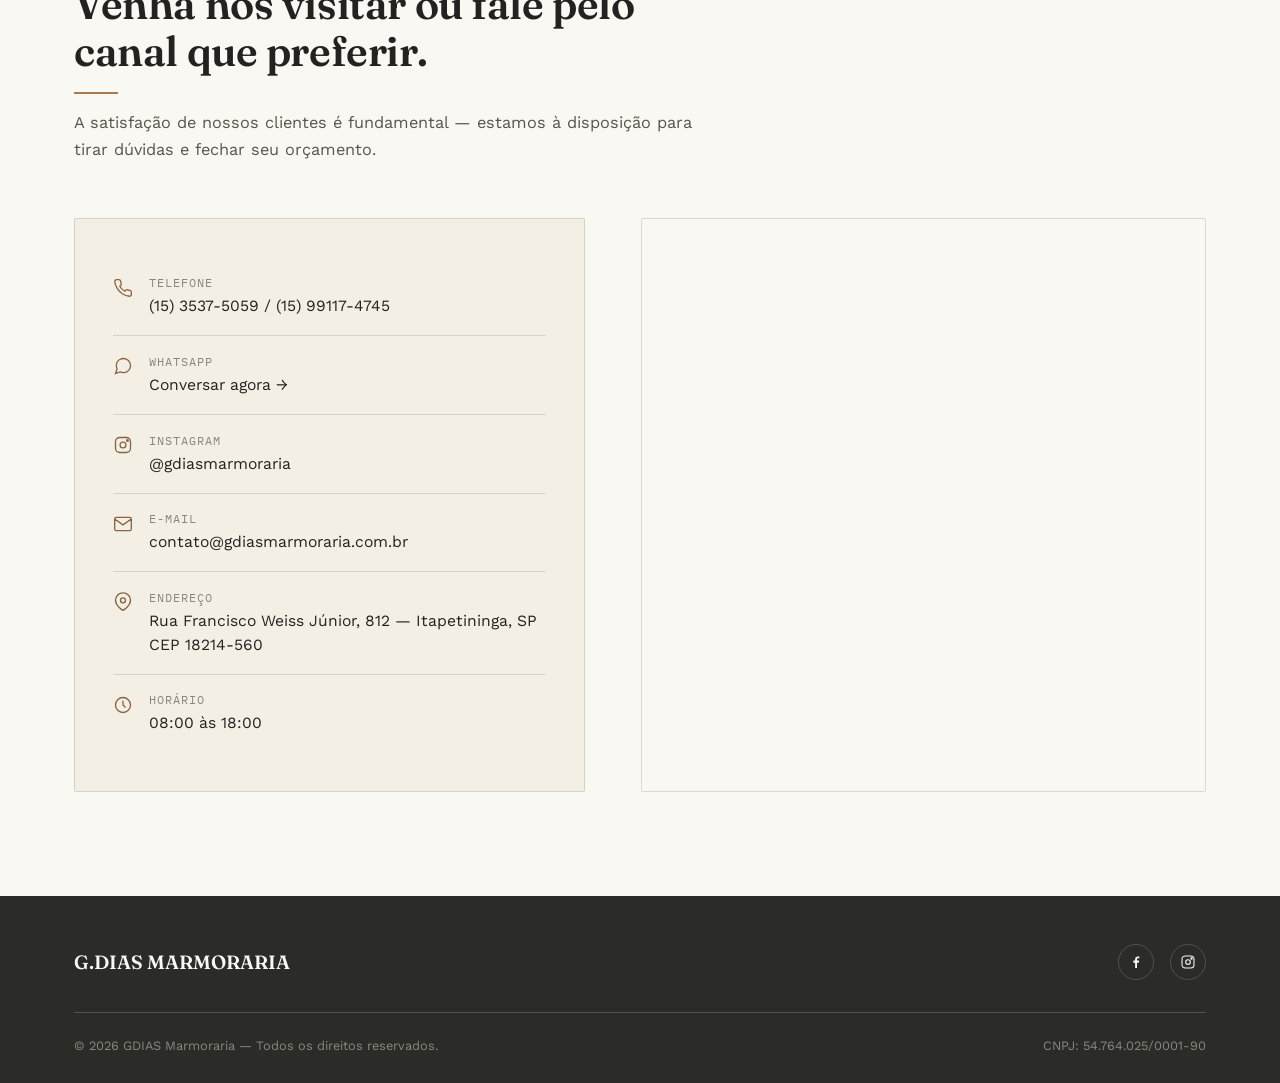
<file: public/index.html>
<!DOCTYPE html>
<html lang="pt-BR">
<head>
<meta charset="UTF-8">
<meta name="viewport" content="width=device-width, initial-scale=1.0">
<title>G.Dias Marmoraria — Mármores e Granitos em Itapetininga</title>
<meta name="description" content="G.Dias Marmoraria: mármores e granitos nacionais e importados, cortados e instalados por profissionais com mais de 10 anos de experiência em Itapetininga - SP.">
<link rel="canonical" href="https://www.gdiasmarmoraria.com.br/">
<meta property="og:type" content="website">
<meta property="og:locale" content="pt_BR">
<meta property="og:site_name" content="G.Dias Marmoraria">
<meta property="og:title" content="G.Dias Marmoraria — Mármores e Granitos em Itapetininga">
<meta property="og:description" content="Mármores e granitos nacionais e importados, cortados e instalados por profissionais com mais de 10 anos de experiência em Itapetininga - SP.">
<meta property="og:url" content="https://www.gdiasmarmoraria.com.br/">
<link rel="preconnect" href="https://fonts.googleapis.com">
<link rel="preconnect" href="https://fonts.gstatic.com" crossorigin>
<link href="https://fonts.googleapis.com/css2?family=Fraunces:opsz,wght@9..144,400;9..144,500;9..144,600;9..144,700&family=Work+Sans:wght@400;500;600&family=IBM+Plex+Mono:wght@400;500&display=swap" rel="stylesheet">
<script type="application/ld+json">{"@context":"https://schema.org","@type":"LocalBusiness","name":"G.Dias Marmoraria","url":"https://www.gdiasmarmoraria.com.br/","telephone":"+55-15-3537-5059","email":"contato@gdiasmarmoraria.com.br","address":{"@type":"PostalAddress","streetAddress":"Rua Francisco Weiss Júnior, 812","addressLocality":"Itapetininga","addressRegion":"SP","postalCode":"18214-560","addressCountry":"BR"},"sameAs":["https://www.instagram.com/gdiasmarmoraria/","https://www.facebook.com/gdias.marmoraria/"]}</script>
<link rel="stylesheet" href="css/styles.css">
<script src="js/site.js" defer></script>
</head>
<body>

<a class="skip" href="#sobre">Pular para o conteúdo</a>
<header>
  <div class="wrap nav">
    <a class="logo" href="#topo">G.DIAS <span class="dot">·</span> MARMORARIA</a>
    <button class="menu-toggle" type="button" aria-expanded="false" aria-controls="menu" aria-label="Abrir menu"><span></span><span></span><span></span></button>
    <nav class="links" id="menu" aria-label="Principal">
      <a href="#sobre">Sobre</a>
      <a href="#servicos">Serviços</a>
      <a href="#galeria">Galeria</a>
      <a href="#diferenciais">Diferenciais</a>
      <a href="#contato">Contato</a>
      <a class="nav-ig" href="https://www.instagram.com/gdiasmarmoraria/" target="_blank" rel="noopener" aria-label="Instagram @gdiasmarmoraria"><svg viewBox="0 0 24 24" fill="none" stroke="currentColor" stroke-width="1.6" aria-hidden="true"><rect x="3" y="3" width="18" height="18" rx="5"/><circle cx="12" cy="12" r="3.5"/><circle cx="17.3" cy="6.7" r="1"/></svg><span>@gdiasmarmoraria</span></a>
      <a class="btn btn-primary nav-cta" href="https://wa.me/5515991174745" target="_blank" rel="noopener">Falar no WhatsApp</a>
    </nav>
  </div>
</header>

<section class="hero" id="topo">
  <svg class="veins" viewBox="0 0 1180 560" preserveAspectRatio="none" aria-hidden="true">
    <path d="M -20 420 C 180 380, 260 460, 420 400 S 640 300, 780 340 S 980 280, 1200 260"/>
    <path d="M 100 60 C 260 120, 340 40, 500 100 S 700 180, 900 120 S 1050 40, 1220 90"/>
    <path d="M -40 520 C 140 500, 220 540, 380 505 S 560 470, 700 500"/>
  </svg>
  <div class="wrap hero-grid">
   <div class="hero-copy">
    <p class="eyebrow">Itapetininga · SP — desde a bancada ao acabamento</p>
    <h1>Mármore e granito, cortados <em>sob medida</em> para o seu projeto.</h1>
    <p class="lead">Selecionamos as chapas, cuidamos do corte e entregamos a instalação com o acabamento que sua obra merece. Nacionais e importados, com mais de 10 anos de experiência no ofício.</p>
    <div class="hero-actions">
      <a class="btn btn-primary" href="https://wa.me/5515991174745" target="_blank" rel="noopener">Solicitar orçamento</a>
      <a class="btn btn-ghost" href="#galeria">Ver nossos trabalhos</a>
    </div>
    <div class="hero-stats">
      <div class="stat"><b>10+</b><span>anos de experiência</span></div>
      <div class="stat"><b>2</b><span>linhas: nacionais e importados</span></div>
      <div class="stat"><b>1</b><span>atendimento do orçamento à instalação</span></div>
    </div>
   </div>
   <figure class="hero-photo">
     <img src="imgs/area_gourmet.jpg" width="1400" height="763" alt="Área gourmet com bancada em pedra natural escura" fetchpriority="high">
     <figcaption>Imagem ilustrativa</figcaption>
   </figure>
  </div>
</section>

<section class="results" id="resultados">
  <div class="wrap">
    <div class="results-head">
      <p class="eyebrow">Resultados que falam por nós</p>
      <h2>Quem compara, fecha conosco.</h2>
      <p>Em pouco mais de 2 anos de existência, já são mais de 2.600 orçamentos gerados — e mais de 2.350 viraram venda. São 9 em cada 10 clientes que comparam e escolhem a G.Dias.</p>
    </div>
    <div class="results-grid">
      <div class="result"><b>2+</b><span>anos de existência</span></div>
      <div class="result"><b>2.600+</b><span>orçamentos gerados</span></div>
      <div class="result"><b>2.350+</b><span>vendas fechadas</span></div>
      <div class="result highlight"><b>90%</b><span>de conversão em vendas</span></div>
    </div>
    <p class="results-note">Dados atualizados em novembro de 2026.</p>
  </div>
</section>

<section class="about" id="sobre">
  <div class="wrap about-grid">
    <div class="about-copy">
      <p class="eyebrow">Bem-vindo(a)</p>
      <p>Na G.Dias Marmoraria, acreditamos que o melhor atendimento nasce do equilíbrio entre qualidade, prazo e preço justo. É assim que conduzimos cada projeto: com material de procedência, corte preciso e instalação cuidadosa.</p>
      <p>Nosso trabalho começa muito antes da instalação — na escolha da chapa certa, na medição correta e na conversa franca sobre prazos e valores. O resultado é uma peça que se encaixa exatamente onde deveria.</p>
      <p class="signature-line">"O melhor em mármores e granitos, com atendimento que respeita o seu tempo."</p>
    </div>
    <div class="slab">
      <svg viewBox="0 0 400 500" preserveAspectRatio="xMidYMid slice" aria-hidden="true">
        <path d="M -10 120 C 60 150, 120 90, 200 130 S 320 190, 420 140" fill="none" stroke="#a97c50" stroke-width="2" opacity="0.55"/>
        <path d="M -10 260 C 90 230, 160 300, 240 260 S 360 220, 420 270" fill="none" stroke="#8a7355" stroke-width="1.4" opacity="0.4"/>
        <path d="M -10 380 C 70 360, 150 410, 230 380 S 340 350, 420 390" fill="none" stroke="#2b2b28" stroke-width="1.2" opacity="0.25"/>
        <path d="M 40 -10 C 80 60, 40 110, 90 170" fill="none" stroke="#a97c50" stroke-width="1.4" opacity="0.4"/>
      </svg>
    </div>
  </div>
</section>

<section class="features" id="diferenciais">
  <div class="wrap">
    <div class="section-head">
      <p class="eyebrow">O melhor para você</p>
      <h2>Três motivos para colocar seu projeto em nossas mãos.</h2>
    </div>
  </div>
  <div class="wrap">
    <div class="feature-grid">
      <div class="feature">
        <svg class="icon" viewBox="0 0 40 40" fill="none" stroke="currentColor" stroke-width="1.4"><rect x="6" y="10" width="28" height="20" rx="1"/><path d="M6 16 L34 16 M14 10 L14 30 M24 10 L24 30"/></svg>
        <h3>Mármores e granitos, nacionais e importados</h3>
        <p>Uma variedade enorme de cores e padrões exclusivos, selecionados para combinar com o estilo do seu ambiente.</p>
      </div>
      <div class="feature">
        <svg class="icon" viewBox="0 0 40 40" fill="none" stroke="currentColor" stroke-width="1.4"><circle cx="20" cy="14" r="6"/><path d="M8 34 C8 24 32 24 32 34"/></svg>
        <h3>Profissionais qualificados</h3>
        <p>Equipe com mais de 10 anos de experiência no mercado de mármore e granito, do corte ao acabamento final.</p>
      </div>
      <div class="feature">
        <svg class="icon" viewBox="0 0 40 40" fill="none" stroke="currentColor" stroke-width="1.4"><path d="M20 6 L20 34 M13 12 C13 8 27 8 27 12 C27 16 13 16 13 20 C13 24 27 24 27 28"/></svg>
        <h3>Preços exclusivos e condições especiais</h3>
        <p>Faça um orçamento com a gente e conheça condições de pagamento pensadas para caber no seu projeto.</p>
      </div>
    </div>
  </div>
</section>

<section class="services" id="servicos">
  <div class="wrap">
    <div class="section-head">
      <p class="eyebrow">Nossos serviços</p>
      <h2>Do projeto residencial ao comercial, cortamos e instalamos com precisão.</h2>
      <p>Trabalhamos com mármore, granito e outras pedras naturais em qualquer ambiente da sua casa ou empreendimento.</p>
    </div>
    <div class="service-list">
      <div class="service-item">
        <svg viewBox="0 0 24 24" fill="none" stroke="currentColor" stroke-width="1.6"><path d="M3 10h18M5 10v9a1 1 0 001 1h12a1 1 0 001-1v-9M8 10V6a1 1 0 011-1h6a1 1 0 011 1v4"/></svg>
        <div><h4>Bancadas de cozinha</h4><p>Corte e acabamento sob medida, com furos para cuba e cooktop.</p></div>
      </div>
      <div class="service-item">
        <svg viewBox="0 0 24 24" fill="none" stroke="currentColor" stroke-width="1.6"><path d="M4 12h16M6 12V6a2 2 0 012-2h8a2 2 0 012 2v6M4 12l1 8h14l1-8"/></svg>
        <div><h4>Banheiros e lavabos</h4><p>Bancadas, boxes e revestimentos em mármore e granito.</p></div>
      </div>
      <div class="service-item">
        <svg viewBox="0 0 24 24" fill="none" stroke="currentColor" stroke-width="1.6"><path d="M3 21h18M5 21V9l7-5 7 5v12M9 21v-6h6v6"/></svg>
        <div><h4>Fachadas e revestimentos</h4><p>Valorize a entrada do seu imóvel com pedra natural.</p></div>
      </div>
      <div class="service-item">
        <svg viewBox="0 0 24 24" fill="none" stroke="currentColor" stroke-width="1.6"><path d="M4 20h4v-4h4v-4h4v-4h4"/></svg>
        <div><h4>Escadas</h4><p>Degraus, soleiras e espelhos com acabamento antiderrapante.</p></div>
      </div>
      <div class="service-item">
        <svg viewBox="0 0 24 24" fill="none" stroke="currentColor" stroke-width="1.6"><rect x="3" y="10" width="18" height="4" rx="1"/></svg>
        <div><h4>Soleiras e peitoris</h4><p>Acabamento preciso para portas e janelas.</p></div>
      </div>
      <div class="service-item">
        <svg viewBox="0 0 24 24" fill="none" stroke="currentColor" stroke-width="1.6"><rect x="4" y="6" width="16" height="10" rx="1"/><path d="M8 20h8"/></svg>
        <div><h4>Mesas e móveis em pedra</h4><p>Tampos personalizados para mesas, aparadores e balcões.</p></div>
      </div>
      <div class="service-item">
        <svg viewBox="0 0 24 24" fill="none" stroke="currentColor" stroke-width="1.6"><circle cx="12" cy="12" r="9"/><path d="M9 15l2-6 2 6"/></svg>
        <div><h4>Restauração e polimento</h4><p>Recuperamos o brilho de pedras já instaladas.</p></div>
      </div>
      <div class="service-item">
        <svg viewBox="0 0 24 24" fill="none" stroke="currentColor" stroke-width="1.6"><path d="M12 3l2.5 5.5L20 9l-4 4 1 6-5-3-5 3 1-6-4-4 5.5-.5z"/></svg>
        <div><h4>Projetos personalizados</h4><p>Da ideia inicial ao projeto executivo, com acompanhamento próximo.</p></div>
      </div>
    </div>
  </div>
</section>

<section class="gallery" id="galeria">
  <div class="wrap">
    <div class="section-head">
      <p class="eyebrow">Galeria</p>
      <h2>Nossos trabalhos, do corte à instalação.</h2>
      <p>Uma seleção de ambientes em mármore e granito. Imagens ilustrativas; os projetos reais entregues estão no nosso Instagram.</p>
    </div>
    <div class="chips" role="group" aria-label="Filtrar galeria">
      <button class="chip" type="button" data-filter="todos" aria-pressed="true">Todos</button>
      <button class="chip" type="button" data-filter="cozinhas" aria-pressed="false">Cozinhas e gourmet</button>
      <button class="chip" type="button" data-filter="banheiros" aria-pressed="false">Banheiros</button>
      <button class="chip" type="button" data-filter="escadas" aria-pressed="false">Escadas</button>
      <button class="chip" type="button" data-filter="mesas" aria-pressed="false">Mesas e nichos</button>
      <button class="chip" type="button" data-filter="bastidores" aria-pressed="false">Bastidores</button>
    </div>
    <div class="g-grid">
      <button class="g-item" type="button" data-cat="cozinhas" data-title="Bancada de cozinha">
        <img src="imgs/bancada_de_cozinha.jpg" width="1400" height="763" alt="Bancada de cozinha em granito escuro com cuba e acabamento sob medida" loading="lazy">
        <span class="g-cap">Bancada de cozinha</span>
      </button>
      <button class="g-item" type="button" data-cat="cozinhas" data-title="Área gourmet">
        <img src="imgs/area_gourmet.jpg" width="1400" height="763" alt="Área gourmet com bancada e revestimento em pedra natural" loading="lazy">
        <span class="g-cap">Área gourmet</span>
      </button>
      <button class="g-item" type="button" data-cat="banheiros" data-title="Banheiro e lavabo">
        <img src="imgs/banheiro_lavabo.jpeg" width="1024" height="559" alt="Bancada de banheiro em mármore com cuba, espelho e iluminação" loading="lazy">
        <span class="g-cap">Banheiro e lavabo</span>
      </button>
      <button class="g-item" type="button" data-cat="escadas" data-title="Escadas">
        <img src="imgs/escadas.jpg" width="1400" height="763" alt="Escada revestida em pedra com degraus iluminados" loading="lazy">
        <span class="g-cap">Escadas</span>
      </button>
      <button class="g-item" type="button" data-cat="mesas" data-title="Mesas em pedra">
        <img src="imgs/Mesa.jpg" width="1400" height="763" alt="Mesa com tampo em pedra natural cortado sob medida" loading="lazy">
        <span class="g-cap">Mesas em pedra</span>
      </button>
      <button class="g-item" type="button" data-cat="mesas" data-title="Nichos">
        <img src="imgs/nicho.jpg" width="1400" height="763" alt="Nicho em mármore embutido com acabamento polido" loading="lazy">
        <span class="g-cap">Nichos</span>
      </button>
      <button class="g-item" type="button" data-cat="bastidores" data-title="Polimento">
        <img src="imgs/Polimento.jpg" width="1400" height="763" alt="Polimento devolvendo o brilho à pedra" loading="lazy">
        <span class="g-cap">Polimento</span>
      </button>
      <button class="g-item" type="button" data-cat="bastidores" data-title="Projetos personalizados">
        <img src="imgs/projeto_personalizado.jpg" width="1400" height="763" alt="Atendimento e projeto personalizado em pedra natural" loading="lazy">
        <span class="g-cap">Projetos personalizados</span>
      </button>
    </div>
    <div class="ig-card">
      <div class="ig-card__icon"><svg viewBox="0 0 24 24" fill="none" stroke="currentColor" stroke-width="1.6" aria-hidden="true"><rect x="3" y="3" width="18" height="18" rx="5"/><circle cx="12" cy="12" r="3.5"/><circle cx="17.3" cy="6.7" r="1"/></svg></div>
      <div class="ig-card__text">
        <b>Veja mais obras no Instagram</b>
        <span>Acompanhe projetos novos, bastidores e instalações em <strong>@gdiasmarmoraria</strong>.</span>
      </div>
      <a class="btn btn-bronze" href="https://www.instagram.com/gdiasmarmoraria/" target="_blank" rel="noopener">Seguir no Instagram</a>
    </div>
  </div>
</section>

<dialog id="lightbox" aria-label="Imagem ampliada">
  <figure>
    <img alt="">
    <figcaption></figcaption>
  </figure>
  <button class="lb-close" type="button" aria-label="Fechar">×</button>
  <button class="lb-prev" type="button" aria-label="Anterior">‹</button>
  <button class="lb-next" type="button" aria-label="Próxima">›</button>
</dialog>

<section class="cta-band">
  <div class="wrap cta-inner">
    <h3>Pronto para transformar seu ambiente em pedra natural?</h3>
    <a class="btn btn-primary" href="https://wa.me/5515991174745" target="_blank" rel="noopener">Solicitar orçamento agora</a>
  </div>
</section>

<section class="contact" id="contato">
  <div class="wrap">
    <div class="section-head">
      <p class="eyebrow">Contato</p>
      <h2>Venha nos visitar ou fale pelo canal que preferir.</h2>
      <p>A satisfação de nossos clientes é fundamental — estamos à disposição para tirar dúvidas e fechar seu orçamento.</p>
    </div>
    <div class="contact-grid">
      <div class="contact-card">
        <div class="contact-row">
          <svg viewBox="0 0 24 24" fill="none" stroke="currentColor" stroke-width="1.6"><path d="M22 16.92v3a2 2 0 01-2.18 2 19.79 19.79 0 01-8.63-3.07 19.5 19.5 0 01-6-6 19.79 19.79 0 01-3.07-8.67A2 2 0 014.11 2h3a2 2 0 012 1.72c.13.96.36 1.9.7 2.81a2 2 0 01-.45 2.11L8.09 9.91a16 16 0 006 6l1.27-1.27a2 2 0 012.11-.45c.9.34 1.85.57 2.81.7A2 2 0 0122 16.92z"/></svg>
          <div><span class="label">Telefone</span><span class="value">(15) 3537-5059 / (15) 99117-4745</span></div>
        </div>
        <div class="contact-row">
          <svg viewBox="0 0 24 24" fill="none" stroke="currentColor" stroke-width="1.6"><path d="M21 11.5a8.38 8.38 0 01-.9 3.8 8.5 8.5 0 01-7.6 4.7 8.38 8.38 0 01-3.8-.9L3 21l1.9-5.7a8.38 8.38 0 01-.9-3.8 8.5 8.5 0 014.7-7.6 8.38 8.38 0 013.8-.9h.5a8.48 8.48 0 018 8v.5z"/></svg>
          <div><span class="label">WhatsApp</span><a class="value" href="https://wa.me/5515991174745" target="_blank" rel="noopener">Conversar agora →</a></div>
        </div>
        <div class="contact-row">
          <svg viewBox="0 0 24 24" fill="none" stroke="currentColor" stroke-width="1.6" aria-hidden="true"><rect x="3" y="3" width="18" height="18" rx="5"/><circle cx="12" cy="12" r="3.5"/><circle cx="17.3" cy="6.7" r="1"/></svg>
          <div><span class="label">Instagram</span><a class="value" href="https://www.instagram.com/gdiasmarmoraria/" target="_blank" rel="noopener">@gdiasmarmoraria</a></div>
        </div>
        <div class="contact-row">
          <svg viewBox="0 0 24 24" fill="none" stroke="currentColor" stroke-width="1.6"><path d="M4 4h16v16H4z" opacity="0"/><path d="M22 6l-10 7L2 6M4 4h16a2 2 0 012 2v12a2 2 0 01-2 2H4a2 2 0 01-2-2V6a2 2 0 012-2z"/></svg>
          <div><span class="label">E-mail</span><a class="value" href="mailto:contato@gdiasmarmoraria.com.br">contato@gdiasmarmoraria.com.br</a></div>
        </div>
        <div class="contact-row">
          <svg viewBox="0 0 24 24" fill="none" stroke="currentColor" stroke-width="1.6"><path d="M21 10c0 7-9 12-9 12s-9-5-9-12a9 9 0 0118 0z"/><circle cx="12" cy="10" r="3"/></svg>
          <div><span class="label">Endereço</span><span class="value">Rua Francisco Weiss Júnior, 812 — Itapetininga, SP<br>CEP 18214-560</span></div>
        </div>
        <div class="contact-row">
          <svg viewBox="0 0 24 24" fill="none" stroke="currentColor" stroke-width="1.6"><circle cx="12" cy="12" r="9"/><path d="M12 7v5l3 3"/></svg>
          <div><span class="label">Horário</span><span class="value">08:00 às 18:00</span></div>
        </div>
      </div>
      <div class="map-frame">
        <iframe
          src="https://www.google.com/maps?q=Rua+Francisco+Weiss+J%C3%BAnior,+812,+Itapetininga,+SP,+18214-560&output=embed"
          loading="lazy"
          referrerpolicy="no-referrer-when-downgrade"
          title="Localização G.Dias Marmoraria">
        </iframe>
      </div>
    </div>
  </div>
</section>

<footer>
  <div class="wrap">
    <div class="footer-top">
      <span class="footer-logo">G.DIAS MARMORARIA</span>
      <div class="social">
        <a href="https://www.facebook.com/gdias.marmoraria/" target="_blank" rel="noopener" aria-label="Facebook">
          <svg viewBox="0 0 24 24" fill="currentColor"><path d="M13.5 21v-8h2.7l.4-3.1h-3.1V8c0-.9.25-1.5 1.55-1.5H17V3.7c-.28-.04-1.24-.12-2.36-.12-2.33 0-3.93 1.42-3.93 4.03v2.27H8v3.1h2.7V21z"/></svg>
        </a>
        <a href="https://www.instagram.com/gdiasmarmoraria/" target="_blank" rel="noopener" aria-label="Instagram">
          <svg viewBox="0 0 24 24" fill="none" stroke="currentColor" stroke-width="1.6"><rect x="3" y="3" width="18" height="18" rx="5"/><circle cx="12" cy="12" r="3.5"/><circle cx="17.3" cy="6.7" r="1"/></svg>
        </a>
      </div>
    </div>
    <div class="footer-bottom">
      <span>© 2026 GDIAS Marmoraria — Todos os direitos reservados.</span>
      <span>CNPJ: 54.764.025/0001-90</span>
    </div>
  </div>
</footer>

</body>
</html>
</file>
<file: css/styles.css>
:root{
  --graphite:#2b2b28;
  --graphite-soft:#3d3c37;
  --travertine:#e9e2d3;
  --travertine-light:#f4efe4;
  --carrara:#faf8f3;
  --bronze:#a97c50;
  --bronze-dark:#8a6440;
  --ink:#232220;
  --line: rgba(35,34,32,0.14);
  --line-light: rgba(250,248,243,0.18);
  --serif: 'Fraunces', serif;
  --sans: 'Work Sans', sans-serif;
  --mono: 'IBM Plex Mono', monospace;
}

*{box-sizing:border-box;}
html{scroll-behavior:smooth;}
body{
  margin:0;
  font-family:var(--sans);
  background:var(--carrara);
  color:var(--ink);
  -webkit-font-smoothing:antialiased;
}
img{max-width:100%;display:block;}
a{color:inherit;}
.wrap{max-width:1180px;margin:0 auto;padding:0 24px;}

@media (prefers-reduced-motion: reduce){
  *{animation-duration:0.01ms !important; animation-iteration-count:1 !important; transition-duration:0.01ms !important; scroll-behavior:auto !important;}
}

/* ---------- Header ---------- */
header{
  position:sticky; top:0; z-index:50;
  background:rgba(250,248,243,0.92);
  backdrop-filter:blur(8px);
  border-bottom:1px solid var(--line);
}
.nav{display:flex;align-items:center;justify-content:space-between;height:78px;}
.logo{font-family:var(--serif);font-weight:600;font-size:1.4rem;letter-spacing:0.01em;text-decoration:none;display:flex;align-items:baseline;gap:.35rem;}
.logo .dot{color:var(--bronze);}
nav.links{display:flex;gap:2.1rem;align-items:center;}
nav.links a{font-size:0.92rem;text-decoration:none;color:var(--ink);opacity:.75;transition:opacity .2s;position:relative;}
nav.links a:hover{opacity:1;}
.btn{
  display:inline-flex;align-items:center;gap:.5rem;
  font-family:var(--sans);font-weight:600;font-size:.88rem;
  padding:.75rem 1.35rem;border-radius:2px;
  text-decoration:none;border:1px solid transparent;
  transition:transform .18s ease, background .2s ease, color .2s ease;
  white-space:nowrap;
}
.btn-primary{background:var(--graphite);color:var(--carrara);}
.btn-primary:hover{background:var(--bronze-dark);transform:translateY(-1px);}
.btn-ghost{border-color:var(--ink);color:var(--ink);}
.btn-ghost:hover{background:var(--ink);color:var(--carrara);}
.btn-bronze{background:var(--bronze);color:var(--carrara);}
.btn-bronze:hover{background:var(--bronze-dark);transform:translateY(-1px);}
.menu-toggle{display:none;background:none;border:none;cursor:pointer;padding:8px;}
.menu-toggle span{display:block;width:22px;height:2px;background:var(--ink);margin:5px 0;}

/* ---------- Hero ---------- */
.hero{
  position:relative;overflow:hidden;
  background:linear-gradient(180deg,var(--travertine-light) 0%, var(--travertine) 100%);
  padding:96px 0 120px;
}
.hero .wrap{position:relative;z-index:2;}
.veins{position:absolute;inset:0;z-index:1;opacity:.55;pointer-events:none;}
.veins path{
  fill:none;stroke:var(--bronze);stroke-width:1.1;
  stroke-dasharray:1400;stroke-dashoffset:1400;
  animation:draw 2.6s ease forwards;
}
.veins path:nth-child(2){stroke:var(--ink);opacity:.35;animation-delay:.25s;}
.veins path:nth-child(3){stroke:var(--bronze);opacity:.4;animation-delay:.5s;}
@keyframes draw{to{stroke-dashoffset:0;}}

.eyebrow{
  font-family:var(--mono);font-size:.78rem;letter-spacing:.14em;text-transform:uppercase;
  color:var(--bronze-dark);margin:0 0 1.1rem;
}
.hero h1{
  font-family:var(--serif);font-weight:600;
  font-size:clamp(2.4rem, 5.4vw, 4.2rem);
  line-height:1.04;margin:0 0 1.4rem;max-width:15ch;
  letter-spacing:-0.01em;
}
.hero h1 em{font-style:italic;color:var(--bronze-dark);font-weight:500;}
.hero p.lead{
  font-size:1.15rem;line-height:1.6;max-width:46ch;color:#4a4842;margin:0 0 2.3rem;
}
.hero-actions{display:flex;gap:1rem;flex-wrap:wrap;}

.hero-stats{
  display:flex;gap:0;margin-top:4.5rem;border-top:1px solid var(--line);padding-top:1.8rem;
  max-width:640px;
}
.stat{flex:1;padding-right:1.5rem;}
.stat b{display:block;font-family:var(--serif);font-size:2rem;color:var(--graphite);font-weight:600;}
.stat span{font-size:.82rem;color:#6b6862;}

/* ---------- Section shared ---------- */
section{padding:104px 0;}
.section-head{max-width:640px;margin-bottom:3.4rem;}
.section-head .eyebrow{margin-bottom:.8rem;}
.section-head h2{
  font-family:var(--serif);font-weight:600;font-size:clamp(1.9rem,3.4vw,2.6rem);
  margin:0 0 1rem;line-height:1.12;letter-spacing:-0.01em;
}
.section-head p{font-size:1.02rem;line-height:1.65;color:#57544d;margin:0;}

/* ---------- Results band ---------- */
.results{
  background:var(--graphite);color:var(--carrara);padding:88px 0;
}
.results .eyebrow{color:var(--bronze);}
.results-head{max-width:640px;margin-bottom:3rem;}
.results-head h2{
  font-family:var(--serif);font-weight:600;font-size:clamp(1.9rem,3.4vw,2.6rem);
  margin:0 0 1rem;line-height:1.12;letter-spacing:-0.01em;
}
.results-head p{font-size:1.02rem;line-height:1.65;color:#c9c5ba;margin:0;}
.results-grid{
  display:grid;grid-template-columns:repeat(4,1fr);gap:2rem;
  border-top:1px solid var(--line-light);padding-top:2.4rem;
}
.result b{display:block;font-family:var(--serif);font-size:clamp(2.2rem,4vw,3rem);font-weight:600;color:var(--carrara);line-height:1.1;}
.result span{font-size:.85rem;color:#8a877e;}
.result.highlight b{color:var(--bronze);}
.result.highlight span{color:#c9c5ba;}
.results-note{
  font-family:var(--mono);font-size:.72rem;letter-spacing:.08em;text-transform:uppercase;
  color:#8a877e;margin:2.2rem 0 0;
}

/* ---------- Welcome / About ---------- */
.about{background:var(--carrara);}
.about-grid{display:grid;grid-template-columns:1.1fr .9fr;gap:4rem;align-items:center;}
.slab{
  aspect-ratio:4/5;border-radius:2px;position:relative;overflow:hidden;
  background:
    radial-gradient(120% 90% at 15% 10%, #f6f2e8 0%, #e6ddc9 38%, #cfc2a4 60%, #e9e2d3 100%);
  box-shadow:0 30px 60px -30px rgba(43,43,40,.35);
}
.slab svg{position:absolute;inset:0;width:100%;height:100%;opacity:.75;}
.about-copy p{font-size:1.05rem;line-height:1.75;color:#403e39;margin:0 0 1.2rem;}
.about-copy p:last-child{margin-bottom:0;}
.signature-line{
  font-family:var(--serif);font-style:italic;font-size:1.35rem;color:var(--bronze-dark);
  margin-top:1.8rem;padding-top:1.8rem;border-top:1px solid var(--line);
}

/* ---------- Features ---------- */
.features{background:var(--graphite);color:var(--carrara);}
.features .section-head p{color:#c9c5ba;}
.features .eyebrow{color:var(--bronze);}
.feature-grid{display:grid;grid-template-columns:repeat(3,1fr);gap:2px;background:var(--line-light);border:1px solid var(--line-light);}
.feature{background:var(--graphite);padding:2.6rem 2.2rem;transition:background .25s ease;}
.feature:hover{background:var(--graphite-soft);}
.feature .icon{width:40px;height:40px;margin-bottom:1.6rem;color:var(--bronze);}
.feature h3{font-family:var(--serif);font-weight:600;font-size:1.28rem;margin:0 0 .8rem;}
.feature p{font-size:.95rem;line-height:1.65;color:#c9c5ba;margin:0;}

/* ---------- Services ---------- */
.services{background:var(--travertine-light);}
.service-list{display:grid;grid-template-columns:repeat(2,1fr);border-top:1px solid var(--line);}
.service-item{
  display:flex;align-items:flex-start;gap:1.1rem;
  padding:1.7rem 1rem 1.7rem 0;border-bottom:1px solid var(--line);
}
.service-item:nth-child(odd){padding-right:2.5rem;border-right:1px solid var(--line);}
.service-item:nth-child(odd){padding-left:0;}
.service-item:nth-child(even){padding-left:2.5rem;}
.service-item svg{flex-shrink:0;width:22px;height:22px;color:var(--bronze-dark);margin-top:.2rem;}
.service-item h4{font-family:var(--sans);font-weight:600;font-size:1.02rem;margin:0 0 .35rem;}
.service-item p{font-size:.9rem;color:#5c5950;line-height:1.55;margin:0;}

/* ---------- Portfolio ---------- */
.portfolio{background:var(--carrara);}
.portfolio-grid{display:grid;grid-template-columns:repeat(4,1fr);gap:1.6rem;}
.portfolio-item{margin:0;}
.portfolio-item .frame{
  aspect-ratio:4/5;overflow:hidden;border-radius:2px;
  box-shadow:0 20px 40px -24px rgba(43,43,40,.35);
  background:var(--travertine);
}
.portfolio-item img{
  width:100%;height:100%;object-fit:cover;
  transition:transform .45s ease;
}
.portfolio-item:hover img{transform:scale(1.045);}
.portfolio-item figcaption{
  font-family:var(--mono);font-size:.74rem;letter-spacing:.1em;text-transform:uppercase;
  color:#6b6862;margin-top:.85rem;
  display:flex;align-items:baseline;gap:.6rem;
}
.portfolio-item figcaption::before{
  content:"";width:16px;height:1px;background:var(--bronze);flex-shrink:0;align-self:center;
}

/* ---------- CTA band ---------- */
.cta-band{
  background:var(--bronze);color:var(--carrara);padding:70px 0;
  position:relative;overflow:hidden;
}
.cta-inner{display:flex;align-items:center;justify-content:space-between;gap:2rem;flex-wrap:wrap;}
.cta-inner h3{font-family:var(--serif);font-weight:600;font-size:clamp(1.5rem,3vw,2.1rem);margin:0;max-width:22ch;}
.cta-band .btn-primary{background:var(--graphite);}
.cta-band .btn-primary:hover{background:#1c1c1a;}

/* ---------- Contact ---------- */
.contact{background:var(--carrara);}
.contact-grid{display:grid;grid-template-columns:.95fr 1.05fr;gap:3.5rem;}
.contact-card{background:var(--travertine-light);border:1px solid var(--line);padding:2.4rem;border-radius:2px;}
.contact-row{display:flex;gap:1rem;padding:1.1rem 0;border-bottom:1px solid var(--line);}
.contact-row:last-of-type{border-bottom:none;}
.contact-row svg{width:20px;height:20px;flex-shrink:0;color:var(--bronze-dark);margin-top:.15rem;}
.contact-row .label{font-family:var(--mono);font-size:.72rem;text-transform:uppercase;letter-spacing:.08em;color:#8a877e;display:block;margin-bottom:.25rem;}
.contact-row .value{font-size:.98rem;line-height:1.5;}
.contact-row a.value{text-decoration:none;}
.contact-row a.value:hover{color:var(--bronze-dark);}
.map-frame{border:1px solid var(--line);border-radius:2px;overflow:hidden;height:100%;min-height:380px;}
.map-frame iframe{width:100%;height:100%;min-height:380px;border:0;filter:grayscale(0.15) contrast(1.02);}

/* ---------- Footer ---------- */
footer{background:var(--graphite);color:#c9c5ba;padding:48px 0 30px;}
.footer-top{display:flex;justify-content:space-between;align-items:center;flex-wrap:wrap;gap:1.5rem;padding-bottom:2rem;border-bottom:1px solid var(--line-light);}
.footer-logo{font-family:var(--serif);font-weight:600;font-size:1.2rem;color:var(--carrara);}
.social{display:flex;gap:1rem;}
.social a{width:36px;height:36px;border:1px solid var(--line-light);border-radius:50%;display:flex;align-items:center;justify-content:center;text-decoration:none;transition:border-color .2s, background .2s;}
.social a:hover{border-color:var(--bronze);background:var(--graphite-soft);}
.social svg{width:16px;height:16px;color:var(--carrara);}
.footer-bottom{display:flex;justify-content:space-between;flex-wrap:wrap;gap:.6rem;padding-top:1.6rem;font-size:.8rem;color:#8a877e;}

/* ---------- Responsive ---------- */
@media (max-width:860px){
  nav.links{display:none;}
  .menu-toggle{display:block;}
  .about-grid{grid-template-columns:1fr;gap:2.5rem;}
  .about-grid .slab{order:-1;aspect-ratio:16/9;}
  .feature-grid{grid-template-columns:1fr;}
  .service-list{grid-template-columns:1fr;}
  .service-item:nth-child(odd){border-right:none;padding-right:0;border-bottom:1px solid var(--line);}
  .service-item:nth-child(even){padding-left:0;}
  .portfolio-grid{grid-template-columns:repeat(2,1fr);gap:1.2rem;}
  .contact-grid{grid-template-columns:1fr;}
  .hero-stats{flex-wrap:wrap;}
  .stat{flex:1 1 45%;margin-bottom:1rem;}
  .results-grid{grid-template-columns:repeat(2,1fr);}
  section{padding:70px 0;}
}
</file>
<file: public/css/styles.css>
:root{
  --graphite:#2b2b28;
  --graphite-soft:#3d3c37;
  --travertine:#e9e2d3;
  --travertine-light:#f4efe4;
  --carrara:#faf8f3;
  --bronze:#a97c50;
  --bronze-dark:#8a6440;
  --ink:#232220;
  --line: rgba(35,34,32,0.14);
  --line-light: rgba(250,248,243,0.18);
  --serif: 'Fraunces', serif;
  --sans: 'Work Sans', sans-serif;
  --mono: 'IBM Plex Mono', monospace;
}

*{box-sizing:border-box;}
html{scroll-behavior:smooth;}
body{
  margin:0;
  font-family:var(--sans);
  background:var(--carrara);
  color:var(--ink);
  -webkit-font-smoothing:antialiased;
}
img{max-width:100%;display:block;}
a{color:inherit;}
.wrap{max-width:1180px;margin:0 auto;padding:0 24px;}

@media (prefers-reduced-motion: reduce){
  *{animation-duration:0.01ms !important; animation-iteration-count:1 !important; transition-duration:0.01ms !important; scroll-behavior:auto !important;}
}

/* ---------- Header ---------- */
header{
  position:sticky; top:0; z-index:50;
  background:rgba(250,248,243,0.92);
  backdrop-filter:blur(8px);
  border-bottom:1px solid var(--line);
}
.nav{display:flex;align-items:center;justify-content:space-between;height:78px;}
.logo{font-family:var(--serif);font-weight:600;font-size:1.4rem;letter-spacing:0.01em;text-decoration:none;display:flex;align-items:baseline;gap:.35rem;}
.logo .dot{color:var(--bronze);}
nav.links{display:flex;gap:2.1rem;align-items:center;}
nav.links a{font-size:0.92rem;text-decoration:none;color:var(--ink);opacity:.75;transition:opacity .2s;position:relative;}
nav.links a:hover{opacity:1;}
.btn{
  display:inline-flex;align-items:center;gap:.5rem;
  font-family:var(--sans);font-weight:600;font-size:.88rem;
  padding:.75rem 1.35rem;border-radius:2px;
  text-decoration:none;border:1px solid transparent;
  transition:transform .18s ease, background .2s ease, color .2s ease;
  white-space:nowrap;
}
.btn-primary{background:var(--graphite);color:var(--carrara);}
.btn-primary:hover{background:var(--bronze-dark);transform:translateY(-1px);}
.btn-ghost{border-color:var(--ink);color:var(--ink);}
.btn-ghost:hover{background:var(--ink);color:var(--carrara);}
.btn-bronze{background:var(--bronze);color:var(--carrara);}
.btn-bronze:hover{background:var(--bronze-dark);transform:translateY(-1px);}
.menu-toggle{display:none;background:none;border:none;cursor:pointer;padding:8px;}
.menu-toggle span{display:block;width:22px;height:2px;background:var(--ink);margin:5px 0;}

/* ---------- Hero ---------- */
.hero{
  position:relative;overflow:hidden;
  background:linear-gradient(180deg,var(--travertine-light) 0%, var(--travertine) 100%);
  padding:96px 0 120px;
}
.hero .wrap{position:relative;z-index:2;}
.veins{position:absolute;inset:0;z-index:1;opacity:.55;pointer-events:none;}
.veins path{
  fill:none;stroke:var(--bronze);stroke-width:1.1;
  stroke-dasharray:1400;stroke-dashoffset:1400;
  animation:draw 2.6s ease forwards;
}
.veins path:nth-child(2){stroke:var(--ink);opacity:.35;animation-delay:.25s;}
.veins path:nth-child(3){stroke:var(--bronze);opacity:.4;animation-delay:.5s;}
@keyframes draw{to{stroke-dashoffset:0;}}

.eyebrow{
  font-family:var(--mono);font-size:.78rem;letter-spacing:.14em;text-transform:uppercase;
  color:var(--bronze-dark);margin:0 0 1.1rem;
}
.hero h1{
  font-family:var(--serif);font-weight:600;
  font-size:clamp(2.4rem, 5.4vw, 4.2rem);
  line-height:1.04;margin:0 0 1.4rem;max-width:15ch;
  letter-spacing:-0.01em;
}
.hero h1 em{font-style:italic;color:var(--bronze-dark);font-weight:500;}
.hero p.lead{
  font-size:1.15rem;line-height:1.6;max-width:46ch;color:#4a4842;margin:0 0 2.3rem;
}
.hero-actions{display:flex;gap:1rem;flex-wrap:wrap;}

.hero-stats{
  display:flex;gap:0;margin-top:4.5rem;border-top:1px solid var(--line);padding-top:1.8rem;
  max-width:640px;
}
.stat{flex:1;padding-right:1.5rem;}
.stat b{display:block;font-family:var(--serif);font-size:2rem;color:var(--graphite);font-weight:600;}
.stat span{font-size:.82rem;color:#6b6862;}

/* ---------- Section shared ---------- */
section{padding:104px 0;}
.section-head{max-width:640px;margin-bottom:3.4rem;}
.section-head .eyebrow{margin-bottom:.8rem;}
.section-head h2{
  font-family:var(--serif);font-weight:600;font-size:clamp(1.9rem,3.4vw,2.6rem);
  margin:0 0 1rem;line-height:1.12;letter-spacing:-0.01em;
}
.section-head p{font-size:1.02rem;line-height:1.65;color:#57544d;margin:0;}

/* ---------- Results band ---------- */
.results{
  background:var(--graphite);color:var(--carrara);padding:88px 0;
}
.results .eyebrow{color:var(--bronze);}
.results-head{max-width:640px;margin-bottom:3rem;}
.results-head h2{
  font-family:var(--serif);font-weight:600;font-size:clamp(1.9rem,3.4vw,2.6rem);
  margin:0 0 1rem;line-height:1.12;letter-spacing:-0.01em;
}
.results-head p{font-size:1.02rem;line-height:1.65;color:#c9c5ba;margin:0;}
.results-grid{
  display:grid;grid-template-columns:repeat(4,1fr);gap:2rem;
  border-top:1px solid var(--line-light);padding-top:2.4rem;
}
.result b{display:block;font-family:var(--serif);font-size:clamp(2.2rem,4vw,3rem);font-weight:600;color:var(--carrara);line-height:1.1;}
.result span{font-size:.85rem;color:#8a877e;}
.result.highlight b{color:var(--bronze);}
.result.highlight span{color:#c9c5ba;}
.results-note{
  font-family:var(--mono);font-size:.72rem;letter-spacing:.08em;text-transform:uppercase;
  color:#8a877e;margin:2.2rem 0 0;
}

/* ---------- Welcome / About ---------- */
.about{background:var(--carrara);}
.about-grid{display:grid;grid-template-columns:1.1fr .9fr;gap:4rem;align-items:center;}
.slab{
  aspect-ratio:4/5;border-radius:2px;position:relative;overflow:hidden;
  background:
    radial-gradient(120% 90% at 15% 10%, #f6f2e8 0%, #e6ddc9 38%, #cfc2a4 60%, #e9e2d3 100%);
  box-shadow:0 30px 60px -30px rgba(43,43,40,.35);
}
.slab svg{position:absolute;inset:0;width:100%;height:100%;opacity:.75;}
.about-copy p{font-size:1.05rem;line-height:1.75;color:#403e39;margin:0 0 1.2rem;}
.about-copy p:last-child{margin-bottom:0;}
.signature-line{
  font-family:var(--serif);font-style:italic;font-size:1.35rem;color:var(--bronze-dark);
  margin-top:1.8rem;padding-top:1.8rem;border-top:1px solid var(--line);
}

/* ---------- Features ---------- */
.features{background:var(--graphite);color:var(--carrara);}
.features .section-head p{color:#c9c5ba;}
.features .eyebrow{color:var(--bronze);}
.feature-grid{display:grid;grid-template-columns:repeat(3,1fr);gap:2px;background:var(--line-light);border:1px solid var(--line-light);}
.feature{background:var(--graphite);padding:2.6rem 2.2rem;transition:background .25s ease;}
.feature:hover{background:var(--graphite-soft);}
.feature .icon{width:40px;height:40px;margin-bottom:1.6rem;color:var(--bronze);}
.feature h3{font-family:var(--serif);font-weight:600;font-size:1.28rem;margin:0 0 .8rem;}
.feature p{font-size:.95rem;line-height:1.65;color:#c9c5ba;margin:0;}

/* ---------- Services ---------- */
.services{background:var(--travertine-light);}
.service-list{display:grid;grid-template-columns:repeat(2,1fr);border-top:1px solid var(--line);}
.service-item{
  display:flex;align-items:flex-start;gap:1.1rem;
  padding:1.7rem 1rem 1.7rem 0;border-bottom:1px solid var(--line);
}
.service-item:nth-child(odd){padding-right:2.5rem;border-right:1px solid var(--line);}
.service-item:nth-child(odd){padding-left:0;}
.service-item:nth-child(even){padding-left:2.5rem;}
.service-item svg{flex-shrink:0;width:22px;height:22px;color:var(--bronze-dark);margin-top:.2rem;}
.service-item h4{font-family:var(--sans);font-weight:600;font-size:1.02rem;margin:0 0 .35rem;}
.service-item p{font-size:.9rem;color:#5c5950;line-height:1.55;margin:0;}

/* ---------- Galeria ---------- */
.gallery{background:var(--carrara);}
.chips{display:flex;flex-wrap:wrap;gap:.6rem;margin:-1rem 0 2rem;}
.chip{
  font-family:var(--mono);font-size:.74rem;letter-spacing:.08em;text-transform:uppercase;
  padding:.6rem 1rem;border:1px solid var(--line);border-radius:999px;background:transparent;color:var(--ink);cursor:pointer;
  transition:background .2s,color .2s,border-color .2s;
}
.chip:hover{border-color:var(--bronze);}
.chip[aria-pressed="true"]{background:var(--graphite);border-color:var(--graphite);color:var(--carrara);}
.g-grid{display:grid;grid-template-columns:repeat(12,1fr);gap:1.2rem;}
.g-item{
  grid-column:span 4;position:relative;display:block;padding:0;border:0;cursor:zoom-in;overflow:hidden;
  border-radius:2px;background:var(--travertine);aspect-ratio:4/3;
  box-shadow:0 20px 40px -26px rgba(43,43,40,.4);
}
.g-item:nth-child(5n+1){grid-column:span 6;aspect-ratio:16/10;}
.g-item:nth-child(5n+2){grid-column:span 6;aspect-ratio:16/10;}
.g-item[hidden]{display:none;}
.g-item img{width:100%;height:100%;object-fit:cover;transition:transform .5s ease;}
.g-item:hover img,.g-item:focus-visible img{transform:scale(1.05);}
.g-cap{
  position:absolute;left:0;right:0;bottom:0;padding:2.4rem 1.1rem .95rem;text-align:left;
  font-family:var(--mono);font-size:.74rem;letter-spacing:.1em;text-transform:uppercase;color:var(--carrara);
  background:linear-gradient(180deg,transparent,rgba(20,20,18,.78));
  transform:translateY(8px);opacity:0;transition:opacity .3s,transform .3s;
}
.g-item:hover .g-cap,.g-item:focus-visible .g-cap{opacity:1;transform:none;}
@media (hover:none){.g-cap{opacity:1;transform:none;}}

.ig-card{
  margin-top:3rem;display:flex;align-items:center;gap:1.4rem;flex-wrap:wrap;
  padding:1.6rem 1.8rem;border:1px solid var(--line);border-radius:2px;background:var(--travertine-light);
}
.ig-card__icon{width:52px;height:52px;border-radius:50%;background:var(--graphite);color:var(--carrara);display:flex;align-items:center;justify-content:center;flex-shrink:0;}
.ig-card__icon svg{width:24px;height:24px;}
.ig-card__text{flex:1 1 260px;display:flex;flex-direction:column;gap:.2rem;}
.ig-card__text b{font-family:var(--serif);font-size:1.25rem;font-weight:600;}
.ig-card__text span{font-size:.95rem;color:#57544d;}

/* ---------- Lightbox ---------- */
#lightbox{
  border:0;padding:0;background:transparent;max-width:min(1100px,94vw);max-height:92vh;overflow:visible;color:var(--carrara);
}
#lightbox::backdrop{background:rgba(20,20,18,.92);}
#lightbox figure{margin:0;}
#lightbox img{max-width:100%;max-height:80vh;margin:0 auto;border-radius:2px;}
#lightbox figcaption{text-align:center;font-family:var(--mono);font-size:.78rem;letter-spacing:.1em;text-transform:uppercase;margin-top:.9rem;}
#lightbox button{
  position:fixed;background:rgba(250,248,243,.12);color:var(--carrara);border:1px solid var(--line-light);
  width:46px;height:46px;border-radius:50%;font-size:1.7rem;line-height:1;cursor:pointer;
}
#lightbox button:hover{background:var(--bronze);border-color:var(--bronze);}
.lb-close{top:18px;right:18px;}
.lb-prev{left:18px;top:50%;transform:translateY(-50%);}
.lb-next{right:18px;top:50%;transform:translateY(-50%);}

/* ---------- CTA band ---------- */
.cta-band{
  background:var(--bronze);color:var(--carrara);padding:70px 0;
  position:relative;overflow:hidden;
}
.cta-inner{display:flex;align-items:center;justify-content:space-between;gap:2rem;flex-wrap:wrap;}
.cta-inner h3{font-family:var(--serif);font-weight:600;font-size:clamp(1.5rem,3vw,2.1rem);margin:0;max-width:22ch;}
.cta-band .btn-primary{background:var(--graphite);}
.cta-band .btn-primary:hover{background:#1c1c1a;}

/* ---------- Contact ---------- */
.contact{background:var(--carrara);}
.contact-grid{display:grid;grid-template-columns:.95fr 1.05fr;gap:3.5rem;}
.contact-card{background:var(--travertine-light);border:1px solid var(--line);padding:2.4rem;border-radius:2px;}
.contact-row{display:flex;gap:1rem;padding:1.1rem 0;border-bottom:1px solid var(--line);}
.contact-row:last-of-type{border-bottom:none;}
.contact-row svg{width:20px;height:20px;flex-shrink:0;color:var(--bronze-dark);margin-top:.15rem;}
.contact-row .label{font-family:var(--mono);font-size:.72rem;text-transform:uppercase;letter-spacing:.08em;color:#8a877e;display:block;margin-bottom:.25rem;}
.contact-row .value{font-size:.98rem;line-height:1.5;}
.contact-row a.value{text-decoration:none;}
.contact-row a.value:hover{color:var(--bronze-dark);}
.map-frame{border:1px solid var(--line);border-radius:2px;overflow:hidden;height:100%;min-height:380px;}
.map-frame iframe{width:100%;height:100%;min-height:380px;border:0;filter:grayscale(0.15) contrast(1.02);}

/* ---------- Footer ---------- */
footer{background:var(--graphite);color:#c9c5ba;padding:48px 0 30px;}
.footer-top{display:flex;justify-content:space-between;align-items:center;flex-wrap:wrap;gap:1.5rem;padding-bottom:2rem;border-bottom:1px solid var(--line-light);}
.footer-logo{font-family:var(--serif);font-weight:600;font-size:1.2rem;color:var(--carrara);}
.social{display:flex;gap:1rem;}
.social a{width:36px;height:36px;border:1px solid var(--line-light);border-radius:50%;display:flex;align-items:center;justify-content:center;text-decoration:none;transition:border-color .2s, background .2s;}
.social a:hover{border-color:var(--bronze);background:var(--graphite-soft);}
.social svg{width:16px;height:16px;color:var(--carrara);}
.footer-bottom{display:flex;justify-content:space-between;flex-wrap:wrap;gap:.6rem;padding-top:1.6rem;font-size:.8rem;color:#8a877e;}

/* ---------- Responsive ---------- */
@media (max-width:860px){
  nav.links{display:none;}
  .menu-toggle{display:block;}
  .about-grid{grid-template-columns:1fr;gap:2.5rem;}
  .about-grid .slab{order:-1;aspect-ratio:16/9;}
  .feature-grid{grid-template-columns:1fr;}
  .service-list{grid-template-columns:1fr;}
  .service-item:nth-child(odd){border-right:none;padding-right:0;border-bottom:1px solid var(--line);}
  .service-item:nth-child(even){padding-left:0;}
  .contact-grid{grid-template-columns:1fr;}
  .hero-stats{flex-wrap:wrap;}
  .stat{flex:1 1 45%;margin-bottom:1rem;}
  .results-grid{grid-template-columns:repeat(2,1fr);}
  section{padding:70px 0;}
}

/* ---------- Refinamentos ---------- */
.skip{position:absolute;left:-999px;top:0;background:var(--graphite);color:var(--carrara);padding:.7rem 1rem;z-index:100;}
.skip:focus{left:8px;top:8px;}
:focus-visible{outline:2px solid var(--bronze);outline-offset:3px;}
nav.links{gap:1.7rem;}
.nav-ig{display:inline-flex;align-items:center;gap:.45rem;}
.nav-ig svg{width:18px;height:18px;}
nav.links a.nav-cta{opacity:1;color:var(--carrara);}
.hero-grid{display:grid;grid-template-columns:1.05fr .95fr;gap:3.5rem;align-items:center;}
.hero-photo{margin:0;position:relative;}
.hero-photo img{
  width:100%;height:auto;aspect-ratio:4/5;object-fit:cover;border-radius:2px;
  box-shadow:0 40px 70px -35px rgba(43,43,40,.55);
}
.hero-photo::before{
  content:"";position:absolute;inset:18px -18px -18px 18px;border:1px solid var(--bronze);border-radius:2px;z-index:-1;
}
.hero-photo figcaption{
  position:absolute;left:14px;bottom:14px;font-family:var(--mono);font-size:.68rem;letter-spacing:.1em;text-transform:uppercase;
  background:rgba(250,248,243,.88);padding:.3rem .6rem;border-radius:2px;color:#57544d;
}
.hero{padding:88px 0 110px;}
.hero h1{max-width:16ch;}
.section-head h2::after{content:"";display:block;width:44px;height:2px;background:var(--bronze);margin-top:1.1rem;}
.results .section-head h2::after,.features .section-head h2::after{background:var(--bronze);}

@media (max-width:860px){
  header{backdrop-filter:none;background:var(--carrara);}
  .menu-toggle{display:block;}
  nav.links{
    display:none;position:absolute;top:78px;left:0;right:0;flex-direction:column;align-items:stretch;gap:0;
    background:var(--carrara);border-bottom:1px solid var(--line);padding:.5rem 24px 1.4rem;
    box-shadow:0 24px 40px -24px rgba(43,43,40,.3);
  }
  nav.links.open{display:flex;}
  nav.links a{padding:1rem 0;border-bottom:1px solid var(--line);opacity:1;font-size:1rem;}
  nav.links a.nav-cta{margin-top:1rem;justify-content:center;border-bottom:0;}
  .hero-grid{grid-template-columns:1fr;gap:3rem;}
  .hero-photo img{aspect-ratio:16/10;}
  .hero-photo::before{inset:12px -8px -12px 8px;}
  .g-grid{grid-template-columns:repeat(2,1fr);gap:.8rem;}
  .g-item,.g-item:nth-child(5n+1),.g-item:nth-child(5n+2){grid-column:span 1;aspect-ratio:1;}
  .ig-card{padding:1.3rem;}
  .lb-prev,.lb-next{top:auto;bottom:18px;transform:none;}
}
@media (max-width:480px){
  .g-grid{grid-template-columns:1fr;}
  .g-item,.g-item:nth-child(5n+1),.g-item:nth-child(5n+2){aspect-ratio:4/3;}
  .results-grid{grid-template-columns:1fr 1fr;}
}
</file>
